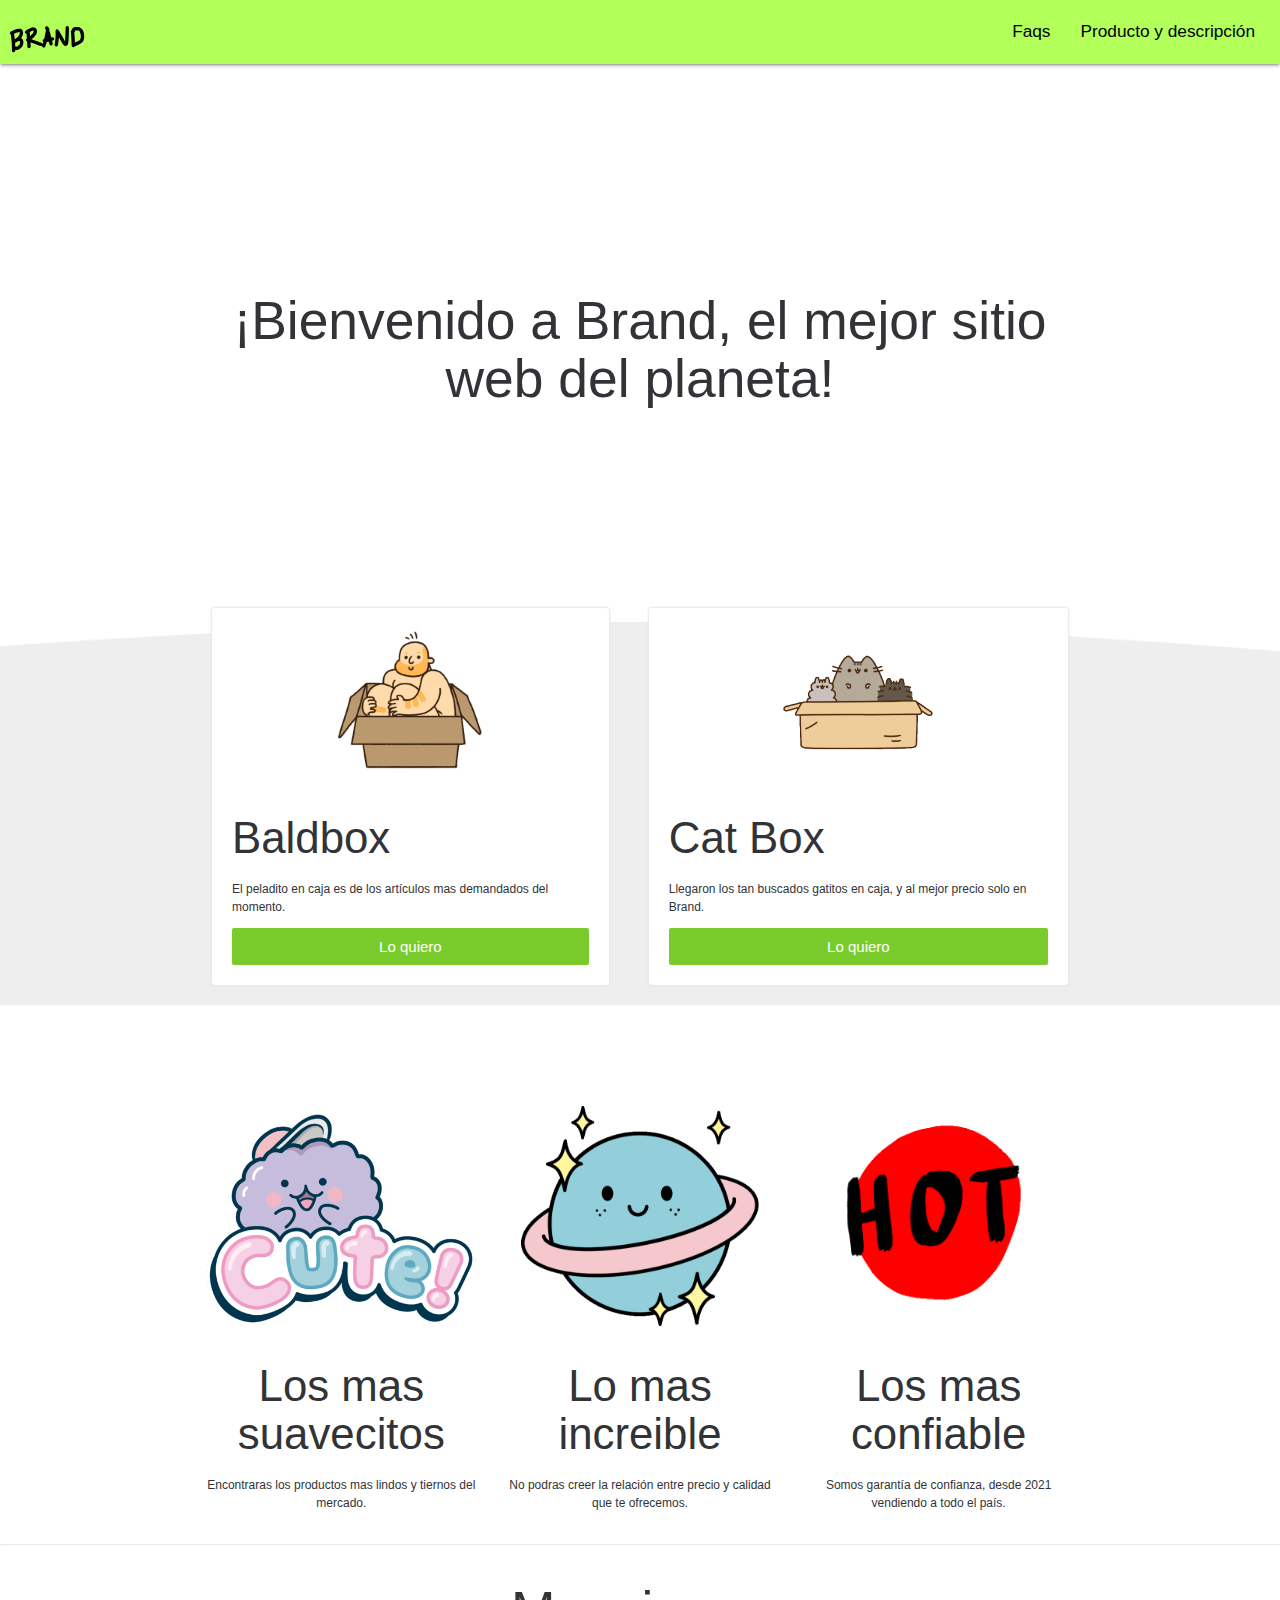
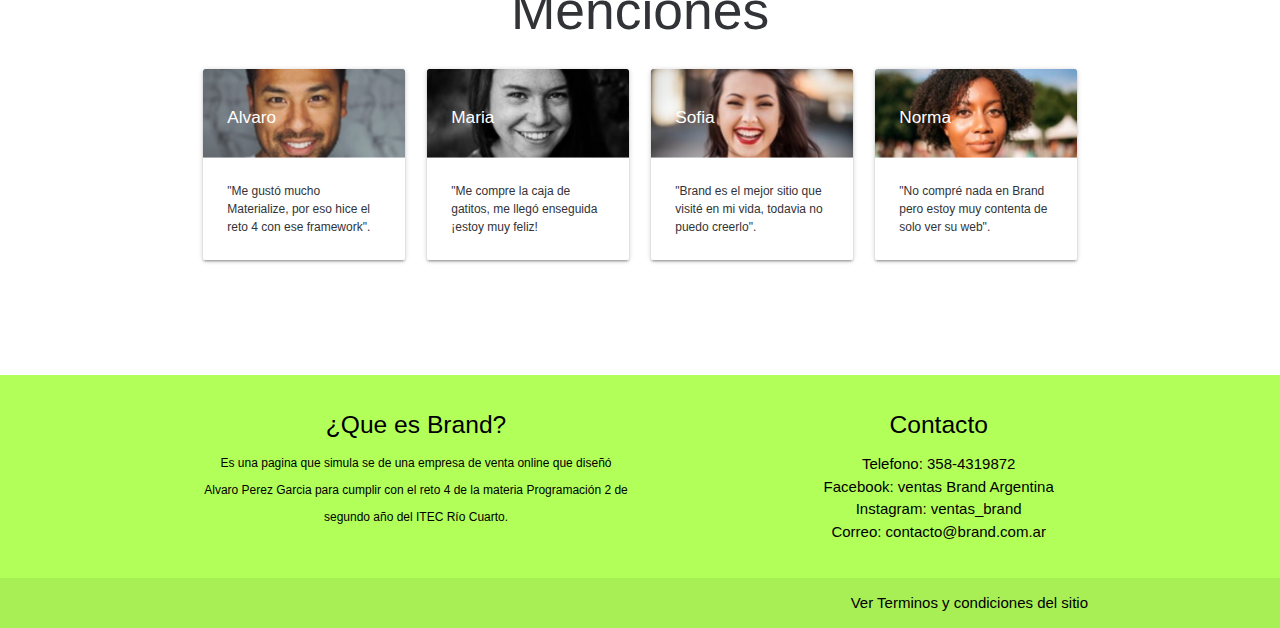
<file: index.html>
<!DOCTYPE html>
<html lang="en">
  <head>
    <meta charset="utf-8">
    <meta name="viewport" content="width=device-width, initial-scale=1.0"/>
    <meta name="description" content="Este es un sitio de producto genial">
    <link rel="stylesheet" href="css/grid.css">
    <link rel="stylesheet" href="css/animation.css">
    <link rel="stylesheet" href="css/normalize.css">
    <link rel="stylesheet" href="css/estilos.css">
    <link rel="stylesheet" href="css/mobile.css">
    <link rel="stylesheet" href="css/materialize.css">
    <link href="https://fonts.googleapis.com/icon?family=Material+Icons" rel="stylesheet">
    <title>Brand📦</title>

  </head> <!-- Cierra head -->
  
  
  <body>
   
    <nav class="fadeInDown light-green accent-2">
        <div class="nav-wrapper">
            <a href="#" data-target="mobile-demo" class="sidenav-trigger"><i class="material-icons">menu</i></a>
            <a href="index.html" class="brand-logo"><img src="images/logo.png" alt=""></a>
            <ul id="nav-mobile" class="right hide-on-med-and-down">
                <li><a class="black-text" href="faqs.html"><h6>Faqs</h6></a></li>
                <li><a class="black-text" href="producto.html"><h6>Producto y descripción</h6></a></li>
            </ul>
        </div>
    </nav>  
    <ul class="sidenav" id="mobile-demo">
        <li><a href="faqs.html">Faqs</a></li>
        <li><a href="producto.html">Productos</a></li>
      </ul>


      <h2 class="main_section fadeIn">
        ¡Bienvenido a Brand, el mejor sitio web del planeta!
      </h2>


      <!-- Inicio productos -->
      <div class="products marginb100">
        <div class="product fadeInUp">
          <div class="content">
            <div class="image-product">
              <img src="images/box1.png" alt="">
            </div>
            <h3>Baldbox</h3>
            <p>El peladito en caja es de los artículos mas demandados del momento.</p>
            <a href="error.html"><button class="main_btn">
              Lo quiero
            </button></a>
          </div>
        </div>
        <div class="product fadeInUp">
          <div class="content">
            <div class="image-product">
              <img src="images/box2.png" alt="">
            </div>
            <h3>Cat Box</h3>
            <p>Llegaron los tan buscados gatitos en caja, y al mejor precio solo en Brand.</p>
            <a href="compra.html"><button class="main_btn">
              Lo quiero
            </button></a>
          </div>
        </div>
      </div>

      <!-- Fin productos -->

    
      <div class="container">
        <div class="row">
          <div class="col l4 m12 s12">
            <div class="center-align"><img class = "responsive-img" src="images/b1.png" alt=""></div>
            <h3 class="center">Los mas suavecitos</h3>
            <p class="center">
              Encontraras los productos mas lindos y tiernos del mercado.
            </p>
            </div>
            <div class="col l4 m12 s12">
              <div class="center-align"><img class = "responsive-img" src="images/b2.png" alt=""></div>
              <h3 class="center">Lo mas increible</h3>
              <p class="center">
                No podras creer la relación entre precio y calidad que te ofrecemos.
              </p>
              </div>
              <div class="col l4 m12 s12">
                <div class="center-align"><img class = "responsive-img" src="images/b3.png" alt=""></div>
                <h3 class="center">Los mas confiable</h3>
                <p class="center">
                  Somos garantía de confianza, desde 2021 vendiendo a todo el país.
                </p>
                </div>
        </div>
      </div>

      <hr>

      <!-- Inicia menciones -->
      <h2 class="center-align">Menciones</h2>
      <div class="container">
      <div class="row">
          <div class="col s12">
            <div class="card">
              <div class="card-image">
                <img src="images/p1.png">
                <span class="card-title "><h6>Alvaro</h6></span>
              </div>
              <div class="card-content">
                <p>"Me gustó mucho Materialize, por eso hice el reto 4 con ese framework".</p>
              </div>
            </div>
          </div>
          <div class="col s12">
            <div class="card">
              <div class="card-image">
                <img src="images/p2.png">
                <span class="card-title "><h6>Maria</h6></span>
              </div>
              <div class="card-content">
                <p>"Me compre la caja de gatitos, me llegó enseguida ¡estoy muy feliz!</p>
              </div>
            </div>
          </div>
          <div class="col s12">
            <div class="card">
              <div class="card-image">
                <img src="images/p3.png">
                <span class="card-title "><h6>Sofia</h6></span>
              </div>
              <div class="card-content">
                <p>"Brand es el mejor sitio que visité en mi vida, todavia no puedo creerlo".</p>
              </div>
            </div>
          </div>
          <div class="col s12">
            <div class="card">
              <div class="card-image">
                <img src="images/p4.png">
                <span class="card-title "><h6>Norma</h6></span>
              </div>
              <div class="card-content">
                <p>"No compré nada en Brand pero estoy muy contenta de solo ver su web".</p>
              </div>
            </div>
          </div>
        </div>
      </div>
      <!-- Fin de menciones -->
</body>
      
    <!-- Inicio de footer -->
    <footer class="page-footer light-green accent-2 margint100">
      <div class="container">
        <div class="row">
          <div class="col l6 s12">
            <h5 class="black-text center-align">¿Que es Brand?
            <p class="black-text center-align">Es una pagina que simula se de una empresa de venta online que diseñó Alvaro Perez Garcia para cumplir con el reto 4 de la materia Programación 2 de segundo año del ITEC Río Cuarto.</p>
          </div>
          <div class="col l4 offset-l2 s12">
            <h5 class="black-text center-align">Contacto</h5>
            <ul>
              <li><div class="black-text center-align" href="#!">Telefono: 358-4319872</div></li>
              <li><div class="black-text center-align" href="#!">Facebook: ventas Brand Argentina</div></li>
              <li><div class="black-text center-align" href="#!">Instagram: ventas_brand</div></li>
              <li><div class="black-text center-align" href="#!">Correo: contacto@brand.com.ar</div></li>
            </ul>
          </div>
        </div>
      </div>
      <div class="footer-copyright">
        <div class="container">
          <a class="black-text right" href="terminos_condiciones.html">Ver Terminos y condiciones del sitio</div>
        </div>
      </div>
    </footer>
  <!-- Fin de Footer -->


  <script src="https://cdnjs.cloudflare.com/ajax/libs/materialize/1.0.0/js/materialize.min.js"></script>
  <script>
      document.addEventListener('DOMContentLoaded', function() {
        M.AutoInit();
      });
  </script>

</html> <!-- Cierra html -->
</file>
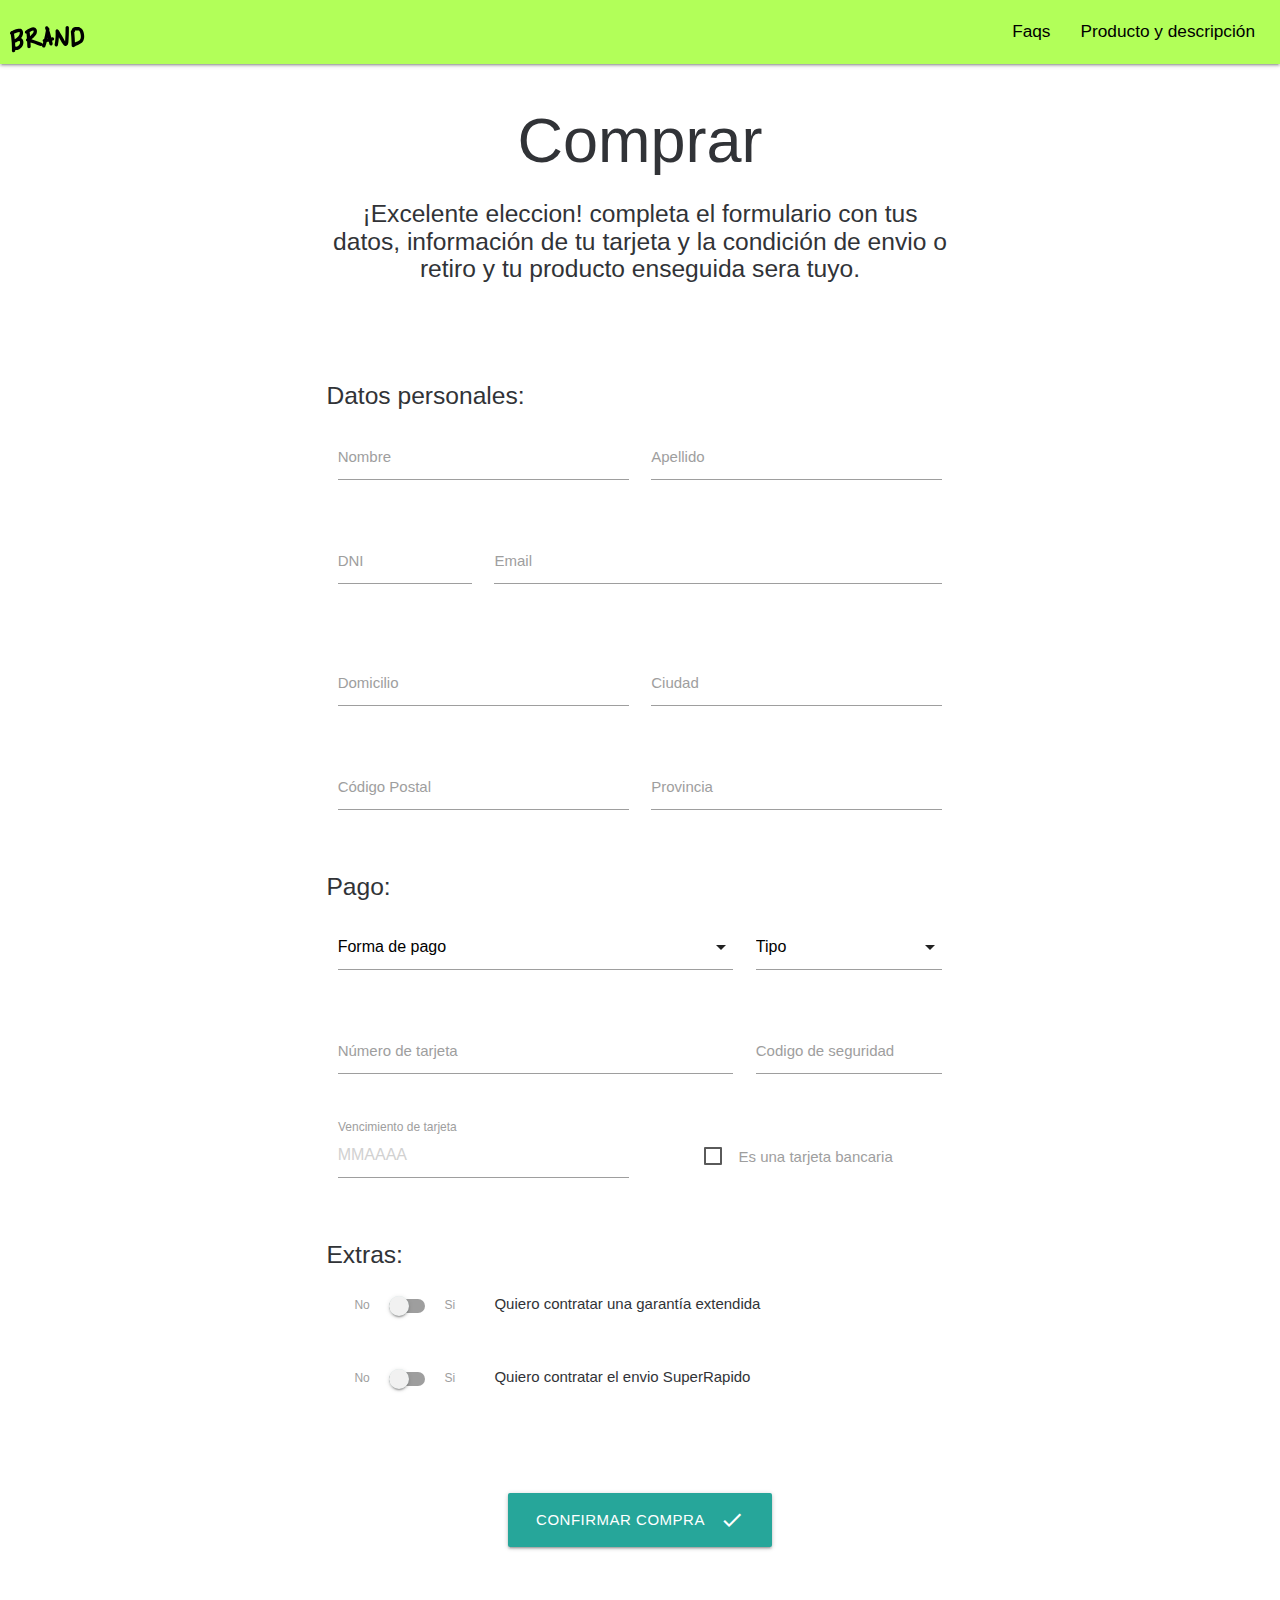
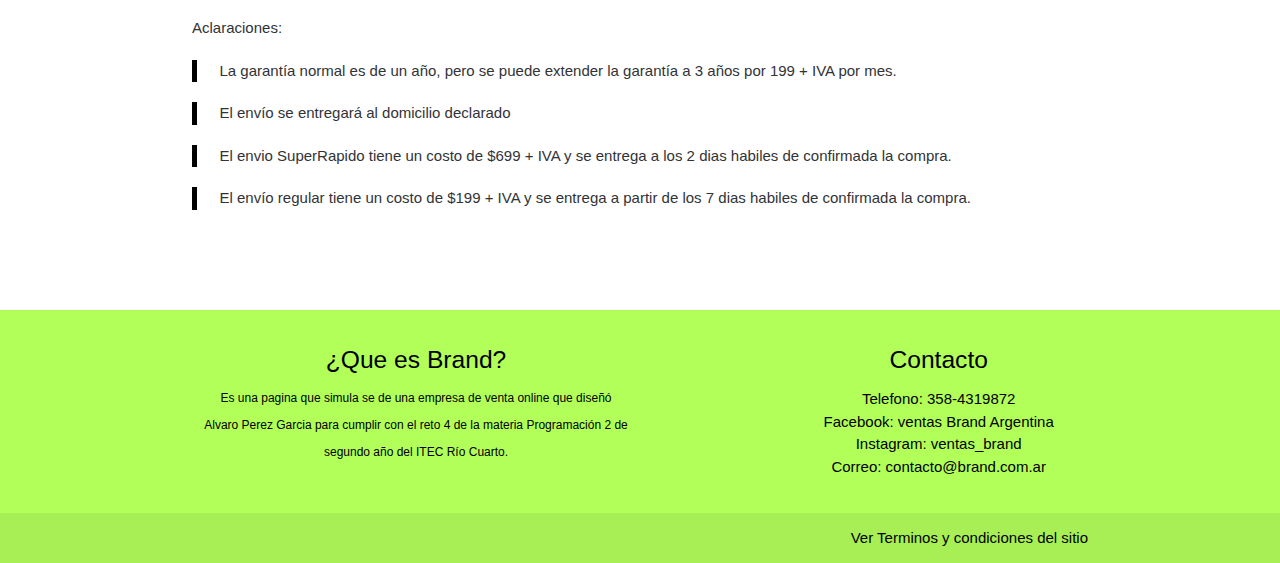
<file: compra.html>
<!DOCTYPE html>
<html lang="en">
  <head>
    <meta charset="utf-8">
    <meta name="description" content="Este es un sitio de producto genial">
    <meta name="viewport" content="width=device-width, initial-scale=1.0"/>
    <link rel="stylesheet" href="css/grid.css">
    <link rel="stylesheet" href="css/animation.css">
    <link rel="stylesheet" href="css/normalize.css">
    <link rel="stylesheet" href="css/estilos.css">
    <link rel="stylesheet" href="css/mobile.css">
    <link rel="stylesheet" href="css/materialize.css">
    <link href="https://fonts.googleapis.com/icon?family=Material+Icons" rel="stylesheet">
    <title>Brand📦</title>

  </head> <!-- Cierra head -->
  <body>
    
    <nav class="fadeInDown light-green accent-2">
        <div class="nav-wrapper">
            <a href="#" data-target="mobile-demo" class="sidenav-trigger"><i class="material-icons">menu</i></a>
            <a href="index.html" class="brand-logo"><img src="images/logo.png" alt=""></a>
            <ul id="nav-mobile" class="right hide-on-med-and-down">
                <li><a class="black-text" href="faqs.html"><h6>Faqs</h6></a></li>
                <li><a class="black-text" href="producto.html"><h6>Producto y descripción</h6></a></li>
            </ul>
        </div>
    </nav>  
    <ul class="sidenav" id="mobile-demo">
        <li><a href="faqs.html">Faqs</a></li>
        <li><a href="producto.html">Producto y descripción</a></li>
      </ul>


    <div class="container fadeIn">
      <h1 class="center-align">Comprar</h1>

    <div class="container fadeIn">
      <h5 class="center-align marginb100">¡Excelente eleccion! completa el formulario con tus datos, información de tu tarjeta y la condición de envio o retiro y tu producto enseguida sera tuyo.</h5>  
    </div>

    <div class="container fadeIn">
      <h5>Datos personales:</h5>  
      <div class="row">
        <form class="col s12">
          <div class="row">
            <div class="input-field col l6 m12 s12">
              <input id="first_name" type="text" class="validate">
              <label for="first_name">Nombre</label>
            </div>
            <div class="input-field col l6 m12 s12">
              <input id="last_name" type="text" class="validate">
              <label for="last_name">Apellido</label>
            </div>
          </div>
          <div class="row">
            <div class="input-field col l3 m12 s12">
              <input id="dni" type="text" class="validate">
              <label for="dni">DNI</label>
            </div>
            <div class="input-field col l9 m12 s12">
              <input id="email_inline" type="email" class="validate">
              <label for="email_inline">Email</label>
              <span class="helper-text" data-error="error en formato de correo electrónico" data-success="formato de correo electŕonico valido"></span>
            </div>
          </div>
          <div class="row">
            <div class="input-field col s12">
              <input id="domicilio" type="text" class="validate">
              <label for="domicilio">Domicilio</label>
            </div>
            <div class="input-field col s12">
              <input id="last_name" type="text" class="validate">
              <label for="last_name">Ciudad</label>
            </div>
          </div>
          <div class="row">
            <div class="input-field col s12">
              <input id="Codigo Postal" type="text" class="validate">
              <label for="codigo_postal">Código Postal</label>
            </div>
            <div class="input-field col s12">
              <input id="provincia" type="text" class="validate">
              <label for="provincia">Provincia</label>
            </div>
          </div>
          </div>
        </form>
      </div>

      <div class="container fadeIn">
        <h5>Pago:</h5>  
        <div class="row">
          <form class="col s12">
            <div class="row">
              <div class="input-field col l8 m12 s12">
                <select>
                  <option value="" disabled selected>Forma de pago</option>
                  <option value="1">Tarjeta de Debito</option>
                  <option value="2">Tarjeta de Credito</option>
                </select>
              </div>
              <div class="input-field col l4 m12 s12">
                <select>
                  <option value="" disabled selected>Tipo</option>
                  <option value="1">Visa</option>
                  <option value="2">Mastercard</option>
                  <option value="3">American Express</option>
                  <option value="4">Naranja</option>
                  <option value="5">Cabal</option>
                  <option value="6">Nativa</option>
                </select>
              </div>
            </div>
            <div class="row">
              <div class="input-field col l8 m12 s12">
                <input id="numero_tarjeta" type="text" class="validate">
                <label for="numero_tarjeta">Número de tarjeta</label>
              </div>
              <div class="input-field col l4 m12 s12">
                <input id="codigo_seguridad" type="text" class="validate">
                <label for="codigo_seguridad">Codigo de seguridad</label>
              </div>
            </div>
            <div class="row">
                <div class="input-field col l6 m12 s12">
                  <input placeholder="MMAAAA" id="first_name" type="text" class="validate">
                  <label for="first_name">Vencimiento de tarjeta</label>
                </div>
              <div class="input-field col l1 m12 s12">
              </div>
              <div class="input-field col l5 m12 s12">
                <p>
                  <label>
                    <input type="checkbox" />
                    <span>Es una tarjeta bancaria</span>
                  </label>
                </p>
              </div>
            </div>
            </div>
          </form>
      </div>     
      
      <div class="container fadeIn">
        <h5>Extras:</h5>
        <div class="row">
          <form class="col s12">
            <div class="row">
              <div class="input-field col l3 center-align">
                <div class="switch">
                  <label>
                    No
                    <input type="checkbox">
                    <span class="lever"></span>
                    Si
                  </label>
                </div>
              </div>
              <div class="input-field col s9">
                Quiero contratar una garantía extendida
              </div>
            </div>
            <div class="row">
              <div class="input-field col l3 center-align">
                <div class="switch">
                  <label>
                    No
                    <input type="checkbox">
                    <span class="lever"></span>
                    Si
                  </label>
                </div>
              </div>
              <div class="input-field col s9">
                Quiero contratar el envio SuperRapido
              </div>
            </div>
            </div>
            <div class="row">
              <div class="col s12">
              <div class="center-align marginb50"><a href="compra_exitosa.html" class="waves-effect waves-light btn-large center"><i class="material-icons right">done</i>CONFIRMAR COMPRA</a>
          </div>
          </div>
        </div>
          </form>
        </div>
    </div>

    <div class="container fadeIn">
    Aclaraciones:
    <blockquote >
      La garantía normal es de un año, pero se puede extender la garantía a 3 años por 199 + IVA por mes.
    </blockquote>
    <blockquote>
      El envío se entregará al domicilio declarado
    </blockquote>
    <blockquote >
      El envio SuperRapido tiene un costo de $699 + IVA y se entrega a los 2 dias habiles de confirmada la compra. 
    </blockquote>
    <blockquote >
      El envío regular tiene un costo de $199 + IVA y se entrega a partir de los 7 dias habiles de confirmada la compra. 
    </blockquote>
   </div>
  <body>


    <!-- Inicio de footer -->
    <footer class="page-footer light-green accent-2 margint100">
      <div class="container">
        <div class="row">
          <div class="col l6 s12">
            <h5 class="black-text center-align">¿Que es Brand?
            <p class="black-text center-align">Es una pagina que simula se de una empresa de venta online que diseñó Alvaro Perez Garcia para cumplir con el reto 4 de la materia Programación 2 de segundo año del ITEC Río Cuarto.</p>
          </div>
          <div class="col l4 offset-l2 s12">
            <h5 class="black-text center-align">Contacto</h5>
            <ul>
              <li><div class="black-text center-align" href="#!">Telefono: 358-4319872</div></li>
              <li><div class="black-text center-align" href="#!">Facebook: ventas Brand Argentina</div></li>
              <li><div class="black-text center-align" href="#!">Instagram: ventas_brand</div></li>
              <li><div class="black-text center-align" href="#!">Correo: contacto@brand.com.ar</div></li>
            </ul>
          </div>
        </div>
      </div>
      <div class="footer-copyright">
        <div class="container">
          <a class="black-text right" href="terminos_condiciones.html">Ver Terminos y condiciones del sitio</div>
        </div>
      </div>
    </footer>
  <!-- Fin de Footer -->


    <script src="https://cdnjs.cloudflare.com/ajax/libs/materialize/1.0.0/js/materialize.min.js"></script>
    <script>
        document.addEventListener('DOMContentLoaded', function() {
          M.AutoInit();
        });

    </script>

  </html> <!-- Cierra html -->
</file>
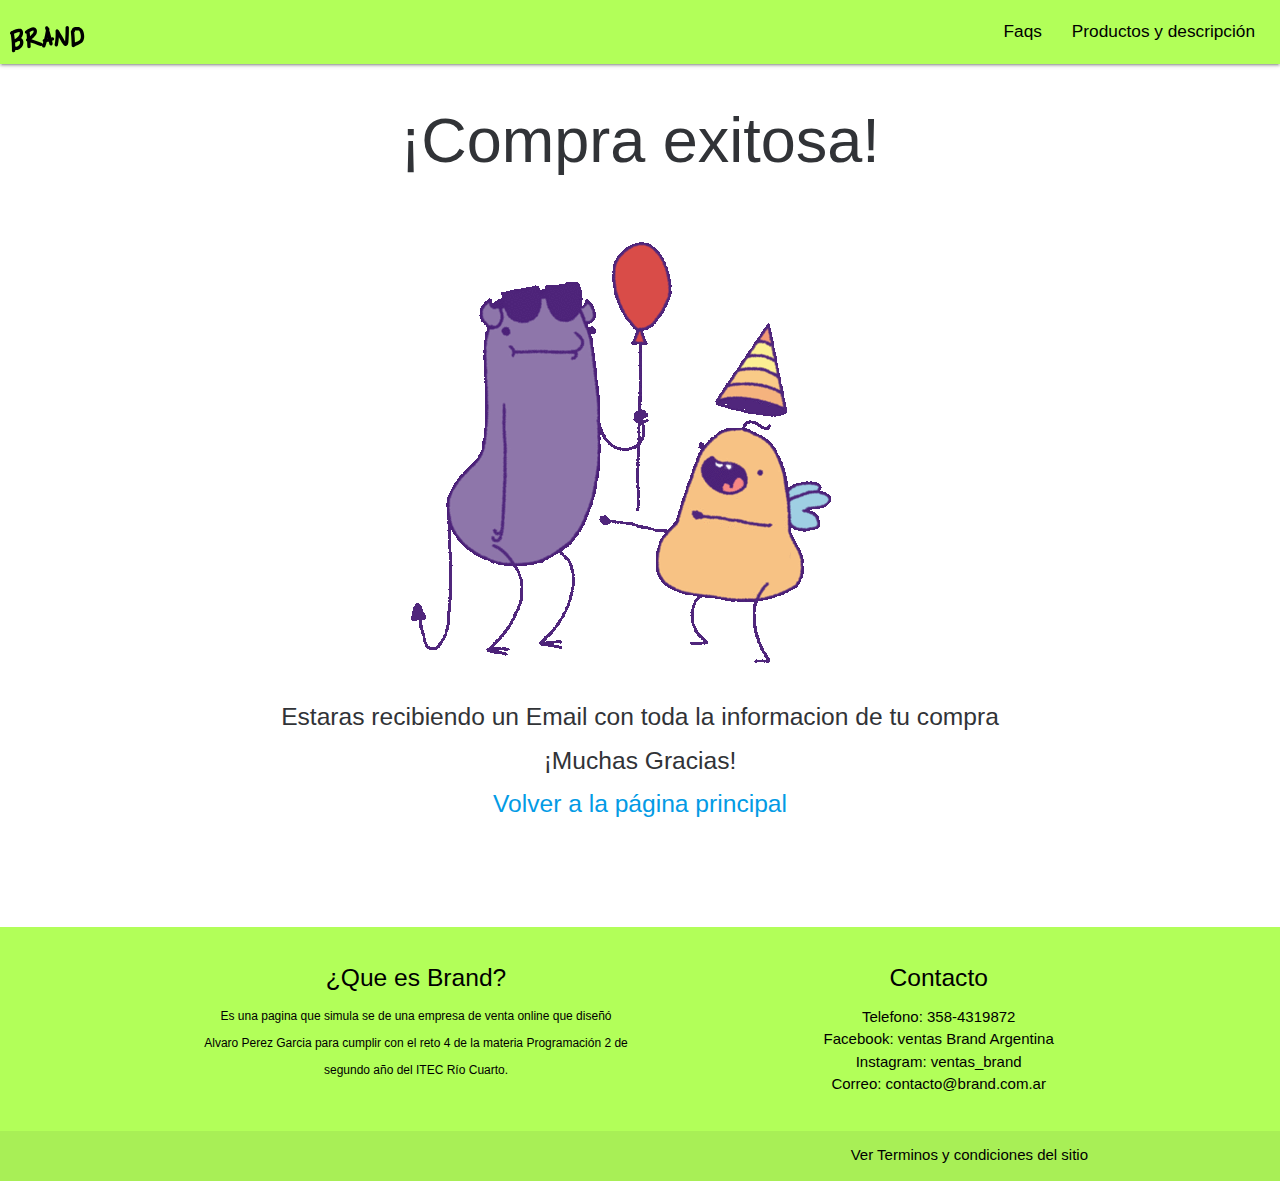
<file: compra_exitosa.html>
<!DOCTYPE html>
<html lang="en">
  <head>
    <meta charset="utf-8">
    <meta name="description" content="Este es un sitio de producto genial">
    <meta name="viewport" content="width=device-width, initial-scale=1.0"/>
    <link rel="stylesheet" href="css/grid.css">
    <link rel="stylesheet" href="css/animation.css">
    <link rel="stylesheet" href="css/normalize.css">
    <link rel="stylesheet" href="css/estilos.css">
    <link rel="stylesheet" href="css/mobile.css">
    <link rel="stylesheet" href="css/materialize.css">
    <link href="https://fonts.googleapis.com/icon?family=Material+Icons" rel="stylesheet">
    <title>Brand📦</title>

  </head> <!-- Cierra head -->
  
  <body>
  <nav class="fadeInDown light-green accent-2">
    <div class="nav-wrapper">
        <a href="#" data-target="mobile-demo" class="sidenav-trigger"><i class="material-icons">menu</i></a>
        <a href="index.html" class="brand-logo"><img src="images/logo.png" alt=""></a>
        <ul id="nav-mobile" class="right hide-on-med-and-down">
            <li><a class="black-text" href="faqs.html"><h6>Faqs</h6></a></li>
            <li><a class="black-text" href="producto.html"><h6>Productos y descripción</h6></a></li>
        </ul>
      </div>
  </nav>  
  <ul class="sidenav" id="mobile-demo">
      <li><a href="faqs.html">Faqs</a></li>
      <li><a href="producto.html">Producto y descripción</a></li>
    </ul>


  <div class="container fadeIn">
    <div class="row">
    <div class="col l12 s12">
    <h1 class="center-align">¡Compra exitosa!</h1>
    <div class="center-align"><img class=" responsive-img" src="images/yay.gif"></div>
    <h5 class="center-align">Estaras recibiendo un Email con toda la informacion de tu compra</h5>
    <h5 class="center-align">¡Muchas Gracias!</h5>  
    <h5 class="center-align"><a href="index.html">Volver a la página principal</a></h5>
  </div>
    </div>
  </div>

  </body>

    <!-- Inicio de footer -->
    <footer class="page-footer light-green accent-2 margint100">
      <div class="container">
        <div class="row">
          <div class="col l6 s12">
            <h5 class="black-text center-align">¿Que es Brand?
            <p class="black-text center-align">Es una pagina que simula se de una empresa de venta online que diseñó Alvaro Perez Garcia para cumplir con el reto 4 de la materia Programación 2 de segundo año del ITEC Río Cuarto.</p>
          </div>
          <div class="col l4 offset-l2 s12">
            <h5 class="black-text center-align">Contacto</h5>
            <ul>
              <li><div class="black-text center-align" href="#!">Telefono: 358-4319872</div></li>
              <li><div class="black-text center-align" href="#!">Facebook: ventas Brand Argentina</div></li>
              <li><div class="black-text center-align" href="#!">Instagram: ventas_brand</div></li>
              <li><div class="black-text center-align" href="#!">Correo: contacto@brand.com.ar</div></li>
            </ul>
          </div>
        </div>
      </div>
      <div class="footer-copyright">
        <div class="container">
          <a class="black-text right" href="terminos_condiciones.html">Ver Terminos y condiciones del sitio</div>
        </div>
      </div>
    </footer>
  <!-- Fin de Footer -->

    <script src="https://cdnjs.cloudflare.com/ajax/libs/materialize/1.0.0/js/materialize.min.js"></script>
    <script>
        document.addEventListener('DOMContentLoaded', function() {
          M.AutoInit();
        });
    </script>

  </html> <!-- Cierra html -->
</file>
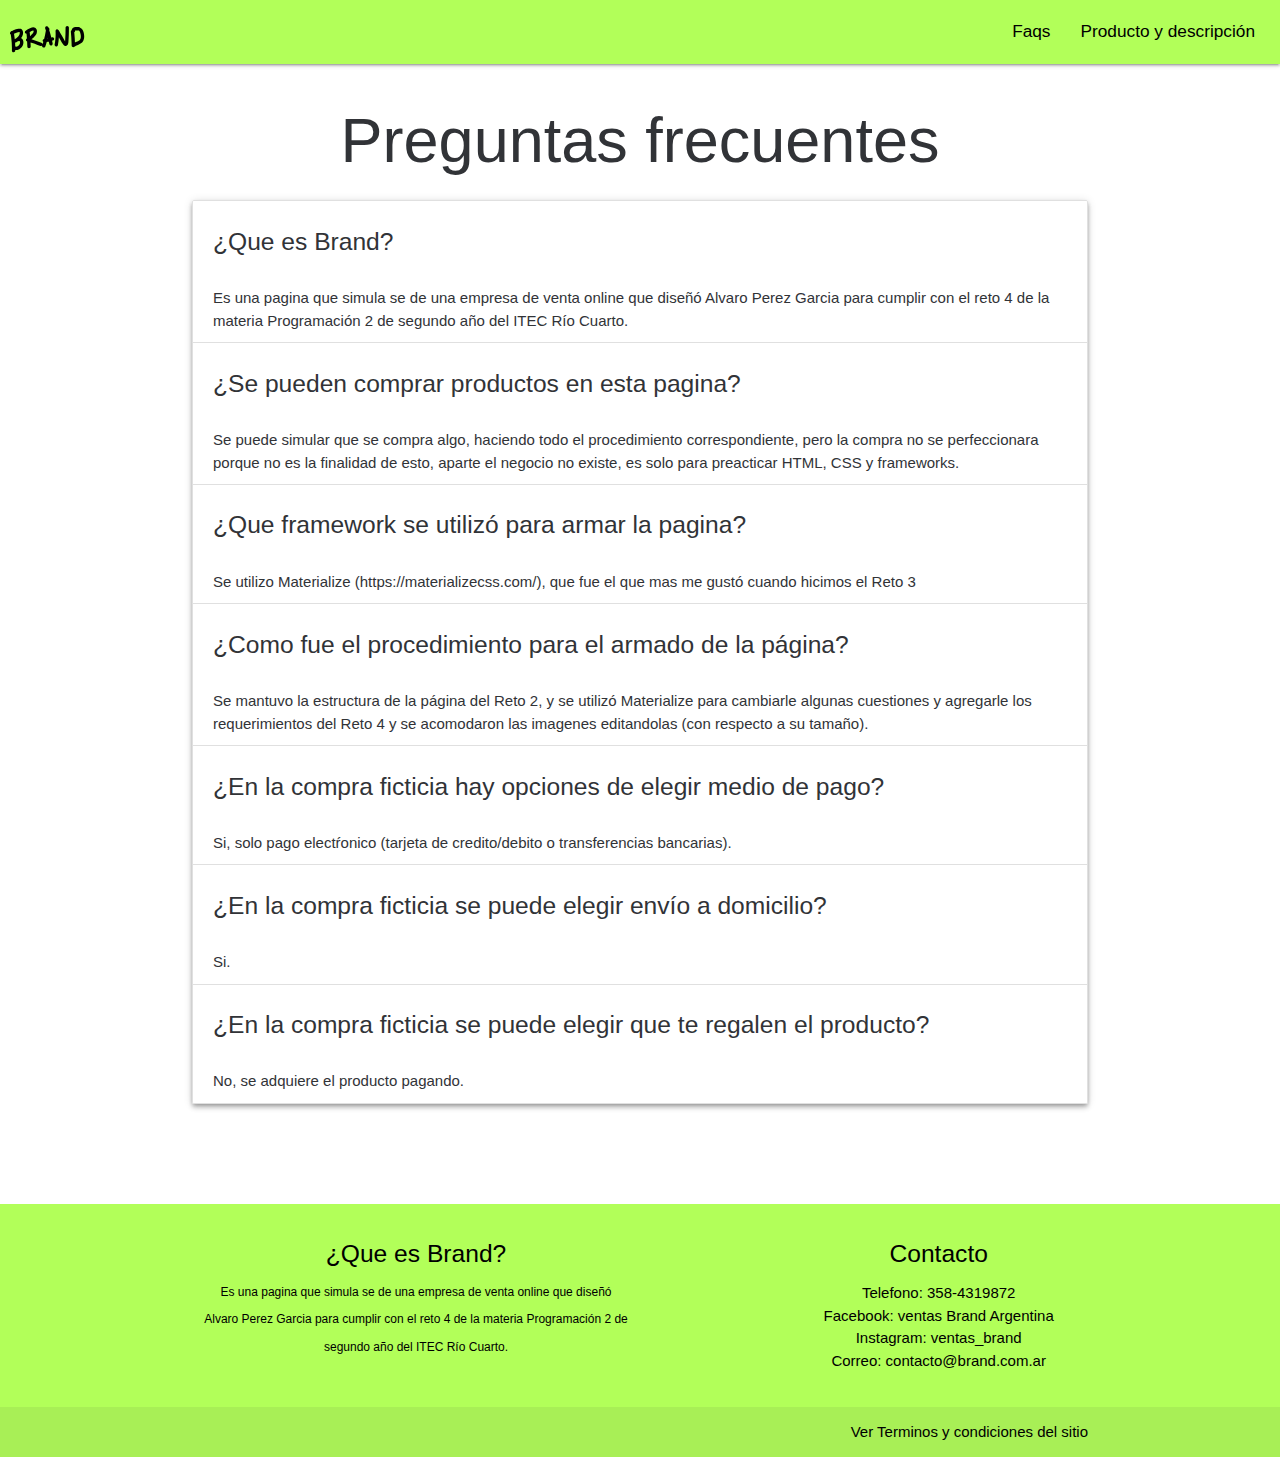
<file: faqs.html>
<!DOCTYPE html>
<html lang="en">
  <head>
    <meta charset="utf-8">
    <meta name="viewport" content="width=device-width, initial-scale=1.0"/>
    <meta name="description" content="Este es un sitio de producto genial">
    <link rel="stylesheet" href="css/grid.css">
    <link rel="stylesheet" href="css/animation.css">
    <link rel="stylesheet" href="css/normalize.css">
    <link rel="stylesheet" href="css/estilos.css">
    <link rel="stylesheet" href="css/mobile.css">
    <link rel="stylesheet" href="css/materialize.css">
    <link href="https://fonts.googleapis.com/icon?family=Material+Icons" rel="stylesheet">
    <title>Brand📦</title>

  </head> <!-- Cierra head -->
  <body>
    
    <nav class="fadeInDown light-green accent-2">
        <div class="nav-wrapper">
            <a href="#" data-target="mobile-demo" class="sidenav-trigger"><i class="material-icons">menu</i></a>
            <a href="index.html" class="brand-logo"><img src="images/logo.png" alt=""></a>
            <ul id="nav-mobile" class="right hide-on-med-and-down">
                <li><a class="black-text" href="faqs.html"><h6>Faqs</h6></a></li>
                <li><a class="black-text" href="producto.html"><h6>Producto y descripción</h6></a></li>
            </ul>
        </div>
    </nav>  
    <ul class="sidenav" id="mobile-demo">
        <li><a href="faqs.html">Faqs</a></li>
        <li><a href="producto.html">Producto y descripción</a></li>
      </ul>


    <div class="container fadeIn">
      <h1 class="center">Preguntas frecuentes</h1>


        <div>
          <ul class="collection z-depth-2 fadeIn">
            <li class="collection-item"><h5>¿Que es Brand?</h5> <br> Es una pagina que simula se de una empresa de venta online que diseñó Alvaro Perez Garcia para cumplir con el reto 4 de la materia Programación 2 de segundo año del ITEC Río Cuarto.</li>
            <li class="collection-item"><h5>¿Se pueden comprar productos en esta pagina?</h5> <br> Se puede simular que se compra algo, haciendo todo el procedimiento correspondiente, pero la compra no se perfeccionara porque no es la finalidad de esto, aparte el negocio no existe, es solo para preacticar HTML, CSS y frameworks.</li>
            <li class="collection-item"><h5>¿Que framework se utilizó para armar la pagina?</h5> <br>Se utilizo Materialize (https://materializecss.com/), que fue el que mas me gustó cuando hicimos el Reto 3 </li>
            <li class="collection-item"><h5>¿Como fue el procedimiento para el armado de la página?</h5> <br>Se mantuvo la estructura de la página del Reto 2, y se utilizó Materialize para cambiarle algunas cuestiones y agregarle los requerimientos del Reto 4 y se acomodaron las imagenes editandolas (con respecto a su tamaño).</li></li>
            <li class="collection-item"><h5>¿En la compra ficticia hay opciones de elegir medio de pago?</h5> <br>Si, solo pago electŕonico (tarjeta de credito/debito o transferencias bancarias).</li>
            <li class="collection-item"><h5>¿En la compra ficticia se puede elegir envío a domicilio?</h5> <br>Si.</li>
            <li class="collection-item"><h5>¿En la compra ficticia se puede elegir que te regalen el producto?</h5> <br>No, se adquiere el producto pagando.</li>
            </li>
          </ul>


    </div>
  </div>



  </body>

      <!-- Fin de menciones -->
    <!-- Inicio de footer -->
    <footer class="page-footer light-green accent-2 margint100">
      <div class="container">
        <div class="row">
          <div class="col l6 s12">
            <h5 class="black-text center-align">¿Que es Brand?
            <p class="black-text center-align">Es una pagina que simula se de una empresa de venta online que diseñó Alvaro Perez Garcia para cumplir con el reto 4 de la materia Programación 2 de segundo año del ITEC Río Cuarto.</p>
          </div>
          <div class="col l4 offset-l2 s12">
            <h5 class="black-text center-align">Contacto</h5>
            <ul>
              <li><div class="black-text center-align" href="#!">Telefono: 358-4319872</div></li>
              <li><div class="black-text center-align" href="#!">Facebook: ventas Brand Argentina</div></li>
              <li><div class="black-text center-align" href="#!">Instagram: ventas_brand</div></li>
              <li><div class="black-text center-align" href="#!">Correo: contacto@brand.com.ar</div></li>
            </ul>
          </div>
        </div>
      </div>
      <div class="footer-copyright">
        <div class="container">
          <a class="black-text right" href="terminos_condiciones.html">Ver Terminos y condiciones del sitio</div>
        </div>
      </div>
    </footer>
  <!-- Fin de Footer -->


    <script src="https://cdnjs.cloudflare.com/ajax/libs/materialize/1.0.0/js/materialize.min.js"></script>
    <script>
        document.addEventListener('DOMContentLoaded', function() {
          M.AutoInit();
        });
    </script>

  </html> <!-- Cierra html -->
</file>
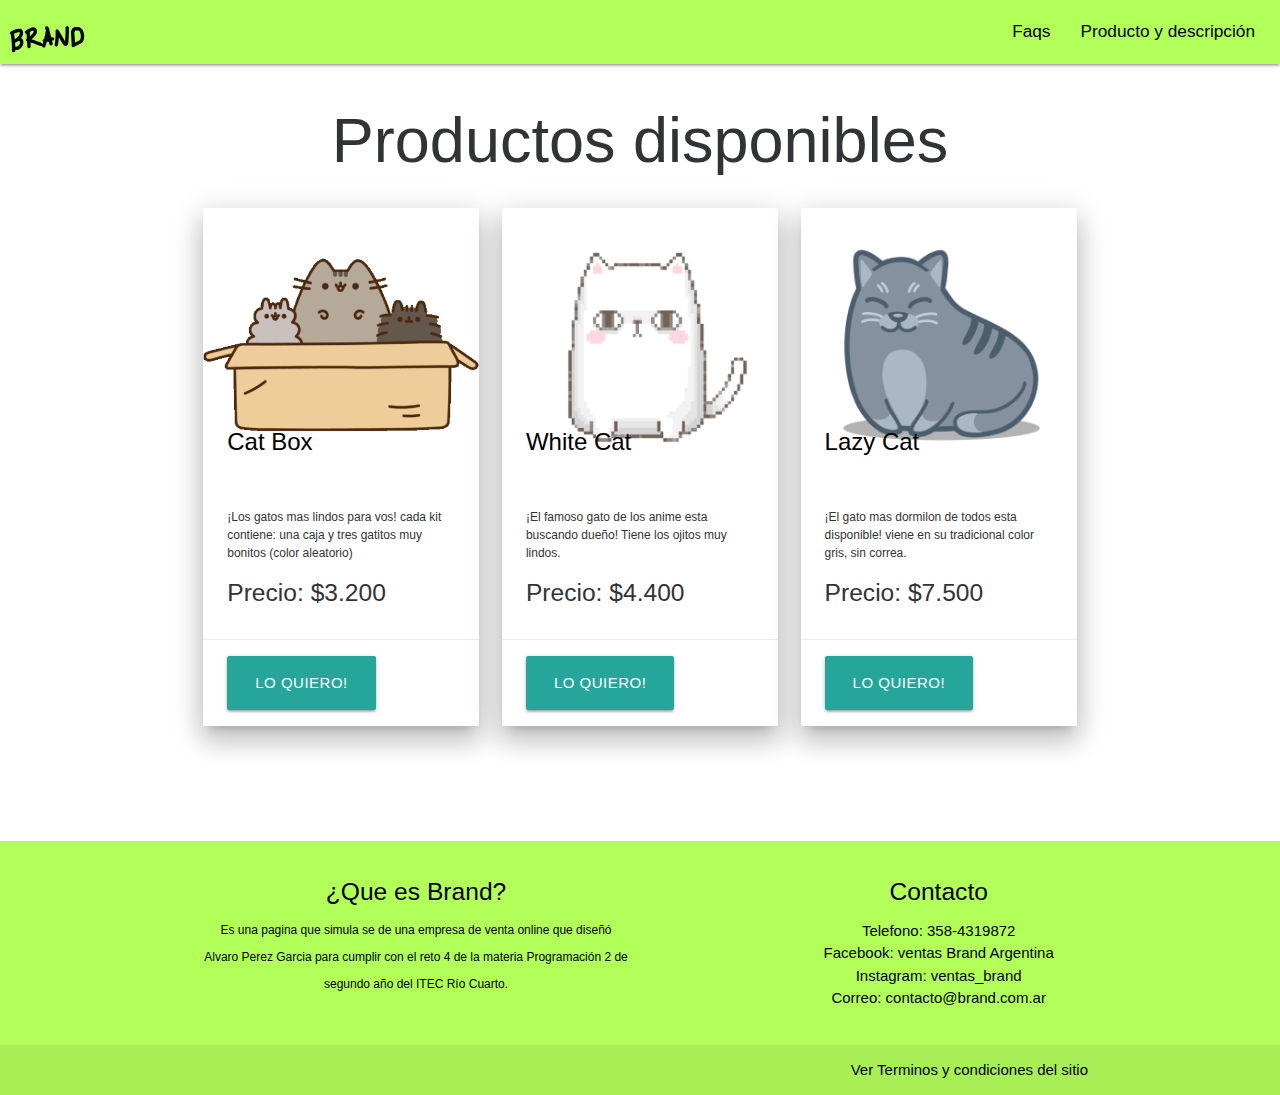
<file: producto.html>
<!DOCTYPE html>
<html lang="en">
  <head>
    <meta charset="utf-8">
    <meta name="viewport" content="width=device-width, initial-scale=1.0"/>
    <meta name="description" content="Este es un sitio de producto genial">
    <link rel="stylesheet" href="css/grid.css">
    <link rel="stylesheet" href="css/animation.css">
    <link rel="stylesheet" href="css/normalize.css">
    <link rel="stylesheet" href="css/estilos.css">
    <link rel="stylesheet" href="css/mobile.css">
    <link rel="stylesheet" href="css/materialize.css">
    <link href="https://fonts.googleapis.com/icon?family=Material+Icons" rel="stylesheet">
    <title>Brand📦</title>

  </head> <!-- Cierra head -->
  <body>
    
    <nav class="fadeInDown light-green accent-2">
        <div class="nav-wrapper">
            <a href="#" data-target="mobile-demo" class="sidenav-trigger"><i class="material-icons">menu</i></a>
            <a href="index.html" class="brand-logo"><img src="images/logo.png" alt=""></a>
            <ul id="nav-mobile" class="right hide-on-med-and-down">
                <li><a class="black-text" href="faqs.html"><h6>Faqs</h6></a></li>
                <li><a class="black-text" href="producto.html"><h6>Producto y descripción</h6></a></li>
            </ul>
        </div>
    </nav>  

    <ul class="sidenav" id="mobile-demo">
        <li><a href="faqs.html">Faqs</a></li>
        <li><a href="producto.html">Producto y descripción</a></li>
      </ul>


    <div class="container fadeIn">
      <h1 class="center-align fadeIn">Productos disponibles</h1>

      <div class="row">
        <div class="col s12 m12 l4">
          <div class="card hoverable z-depth-4 fadeIn">
            <div class="card-image">
              <img class="responsive-img" src="images/ben1.png">
              <span class="card-title black-text">Cat Box</span>
            </div>
            <div class="card-content">
              <p>¡Los gatos mas lindos para vos! cada kit contiene: una caja y tres gatitos muy bonitos (color aleatorio)
              <h5>Precio: $3.200</h5></p>
            </div>
            <div class="card-action">
              <a href="compra.html" class="waves-effect waves-light btn-large">Lo quiero!</a>
            </div>
          </div>
        </div>
        <div class="col s12 m12 l4">
          <div class="card hoverable z-depth-4 fadeIn">
            <div class="card-image">
              <img class="responsive-img" src="images/ben2.png">
              <span class="card-title black-text">White Cat</span>
            </div>
            <div class="card-content">
              <p>¡El famoso gato de los anime esta buscando dueño! Tiene los ojitos muy lindos.
                <h5>Precio: $4.400</h5></p>
            </div>
            <div class="card-action">
              <a href="compra.html" class="waves-effect waves-light btn-large">Lo quiero!</a>
            </div>
          </div>
        </div>
        <div class="col s12 m12 l4">
          <div class="card hoverable z-depth-4 fadeIn">
            <div class="card-image">
              <img class="responsive-img" src="images/ben3.png">
              <span class="card-title black-text">Lazy Cat</span>
            </div>
            <div class="card-content">
              <p>¡El gato mas dormilon de todos esta disponible! viene en su tradicional color gris, sin correa.
                <h5>Precio: $7.500</h5></p>
            </div>
            <div class="card-action">
              <a href="compra.html" class="waves-effect waves-light btn-large">Lo quiero!</a>
            </div>
          </div>
        </div>
      </div>  
    </div>
  </body>


      <!-- Inicio de footer -->
    <footer class="page-footer light-green accent-2 margint100">
      <div class="container">
        <div class="row">
          <div class="col l6 s12">
            <h5 class="black-text center-align">¿Que es Brand?
            <p class="black-text center-align">Es una pagina que simula se de una empresa de venta online que diseñó Alvaro Perez Garcia para cumplir con el reto 4 de la materia Programación 2 de segundo año del ITEC Río Cuarto.</p>
          </div>
          <div class="col l4 offset-l2 s12">
            <h5 class="black-text center-align">Contacto</h5>
            <ul>
              <li><div class="black-text center-align" href="#!">Telefono: 358-4319872</div></li>
              <li><div class="black-text center-align" href="#!">Facebook: ventas Brand Argentina</div></li>
              <li><div class="black-text center-align" href="#!">Instagram: ventas_brand</div></li>
              <li><div class="black-text center-align" href="#!">Correo: contacto@brand.com.ar</div></li>
            </ul>
          </div>
        </div>
      </div>
      <div class="footer-copyright">
        <div class="container">
          <a class="black-text right" href="terminos_condiciones.html">Ver Terminos y condiciones del sitio</div>
        </div>
      </div>
    </footer>
  <!-- Fin de Footer -->


    <script src="https://cdnjs.cloudflare.com/ajax/libs/materialize/1.0.0/js/materialize.min.js"></script>
    <script>
        document.addEventListener('DOMContentLoaded', function() {
          M.AutoInit();
        });
    </script>

  </html> <!-- Cierra html -->
</file>
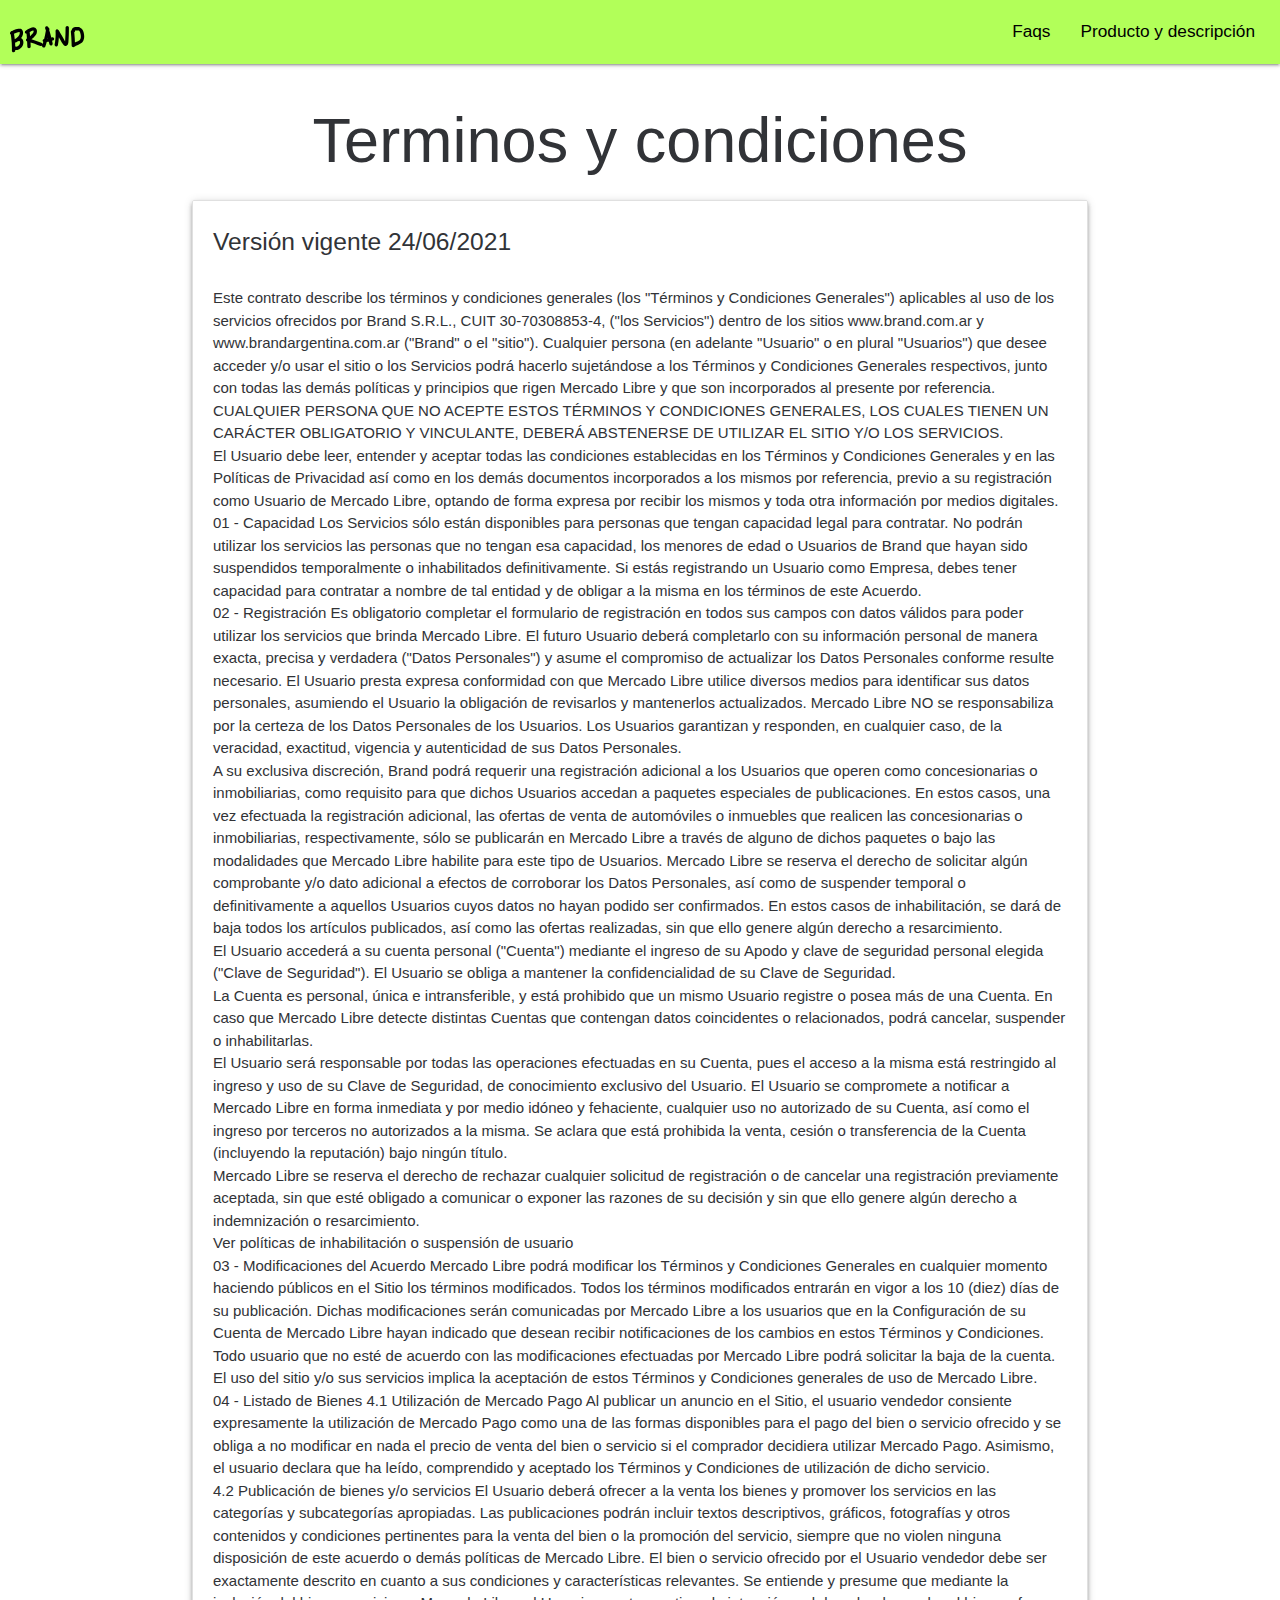
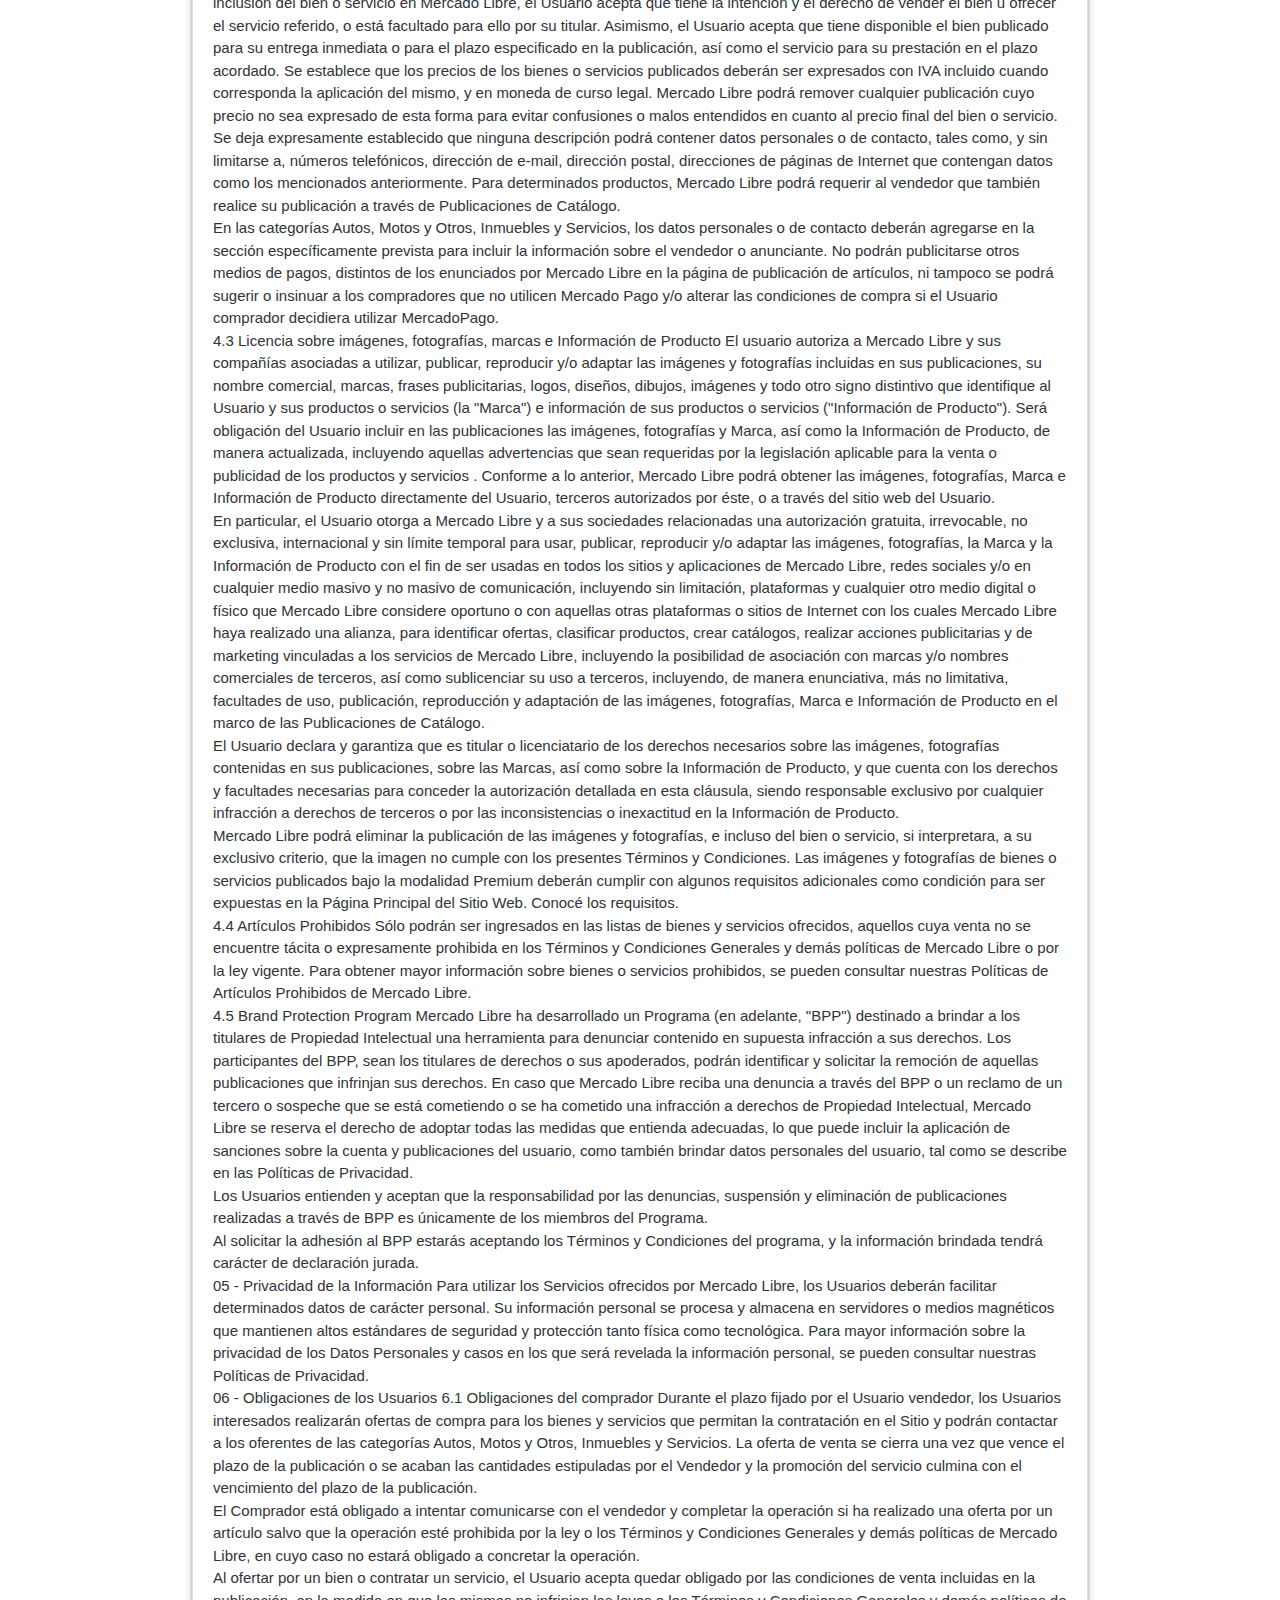
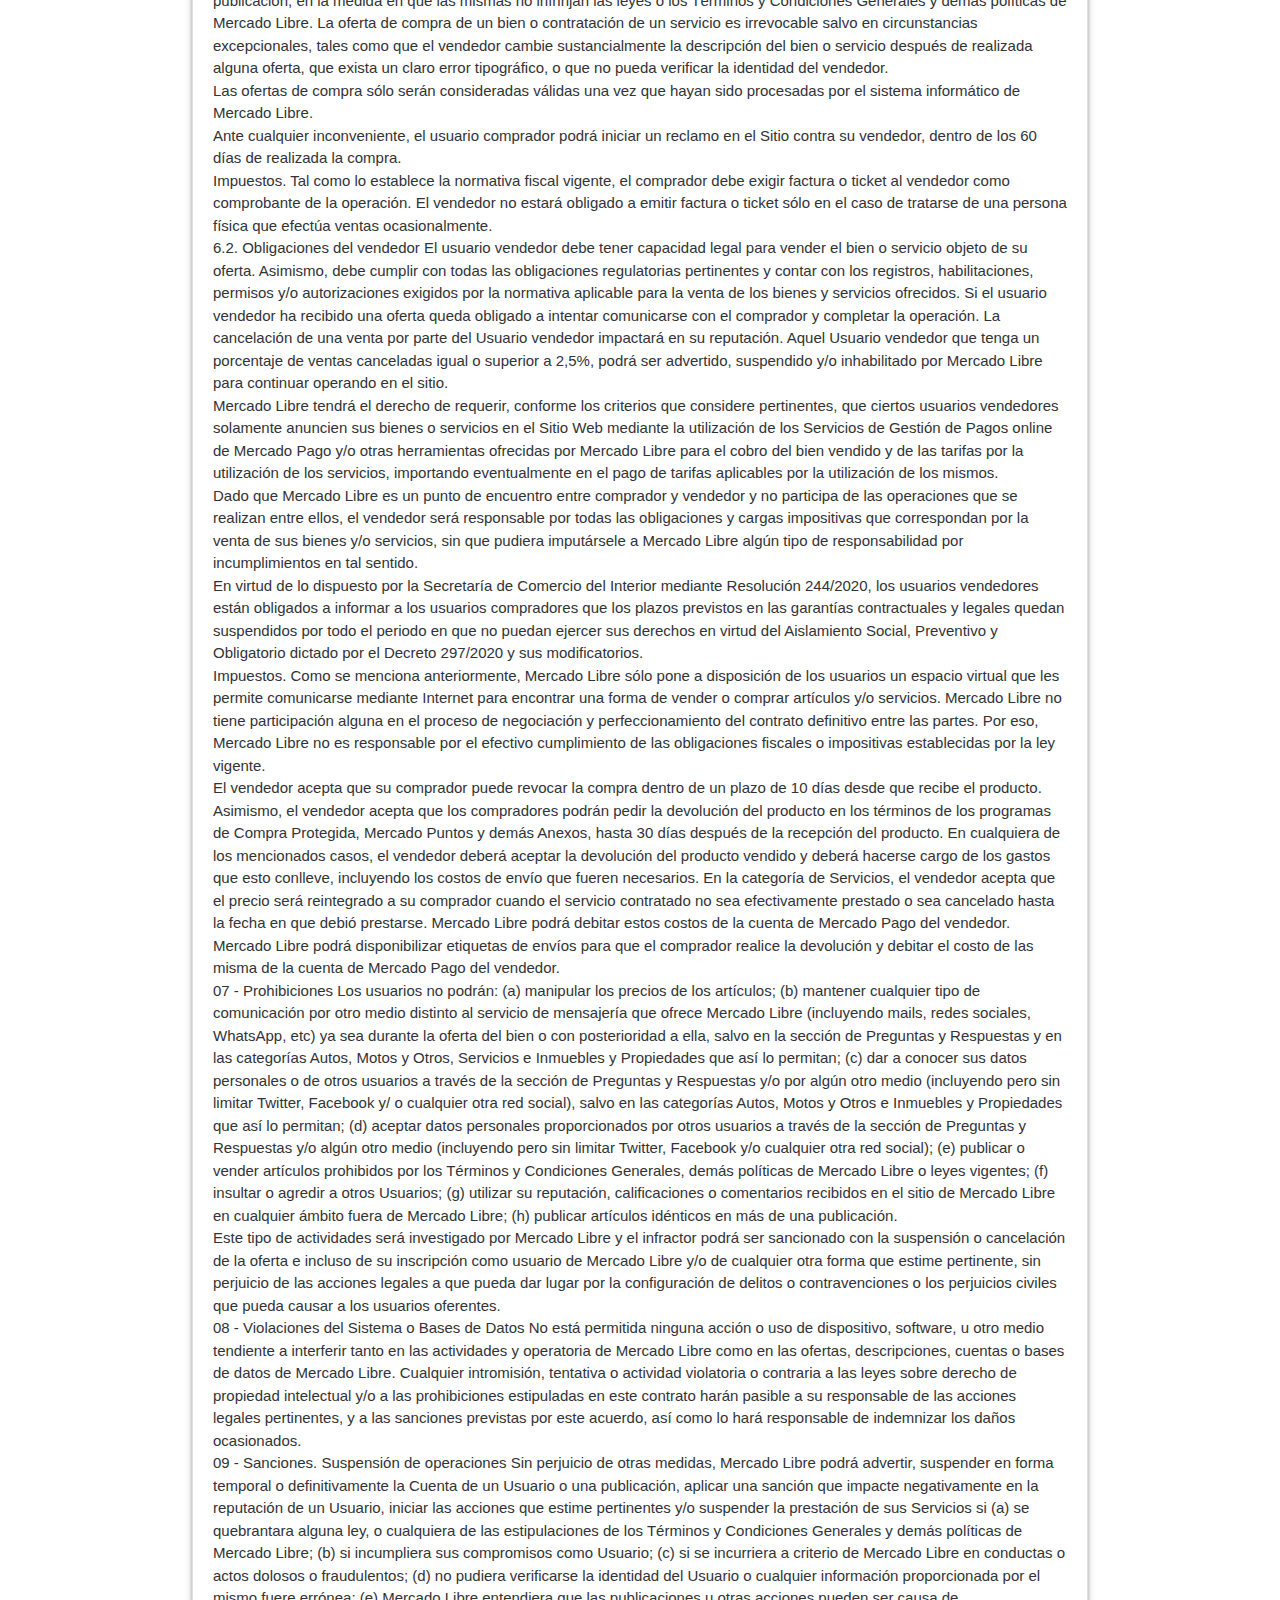
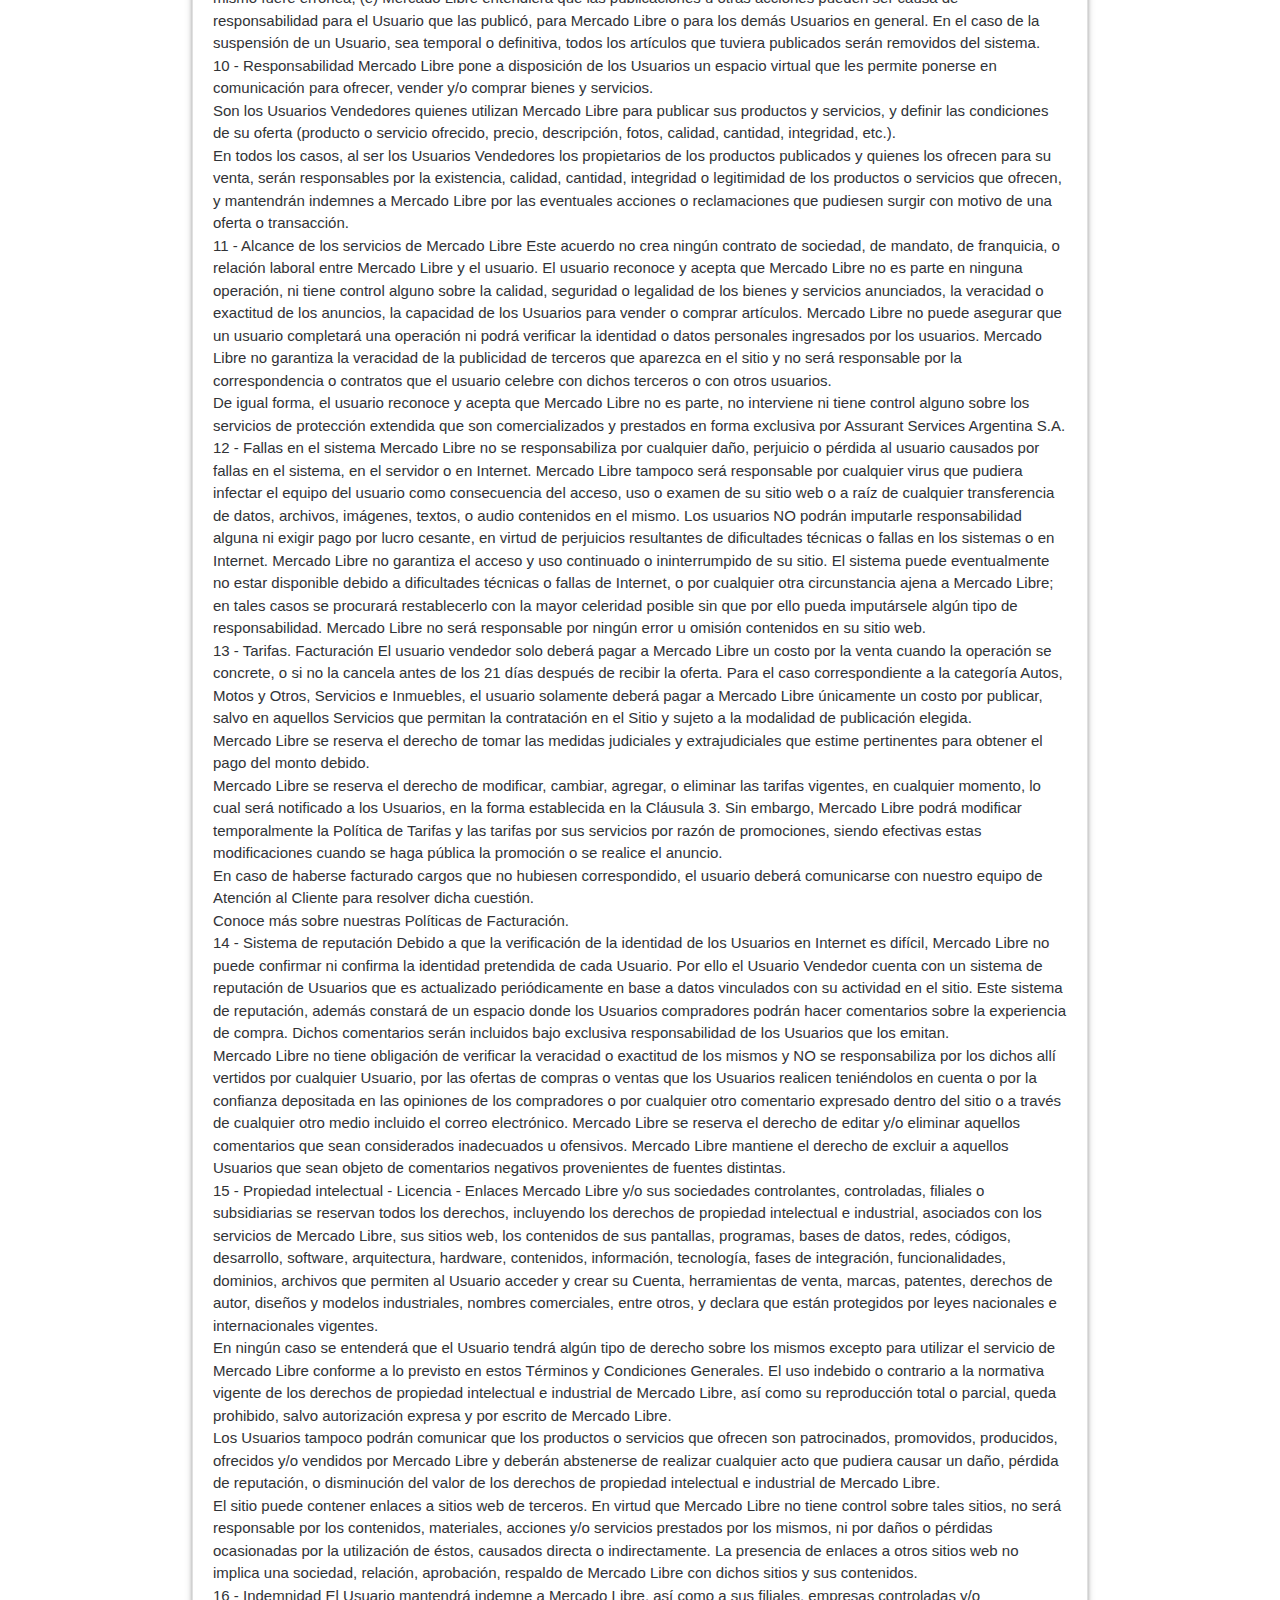
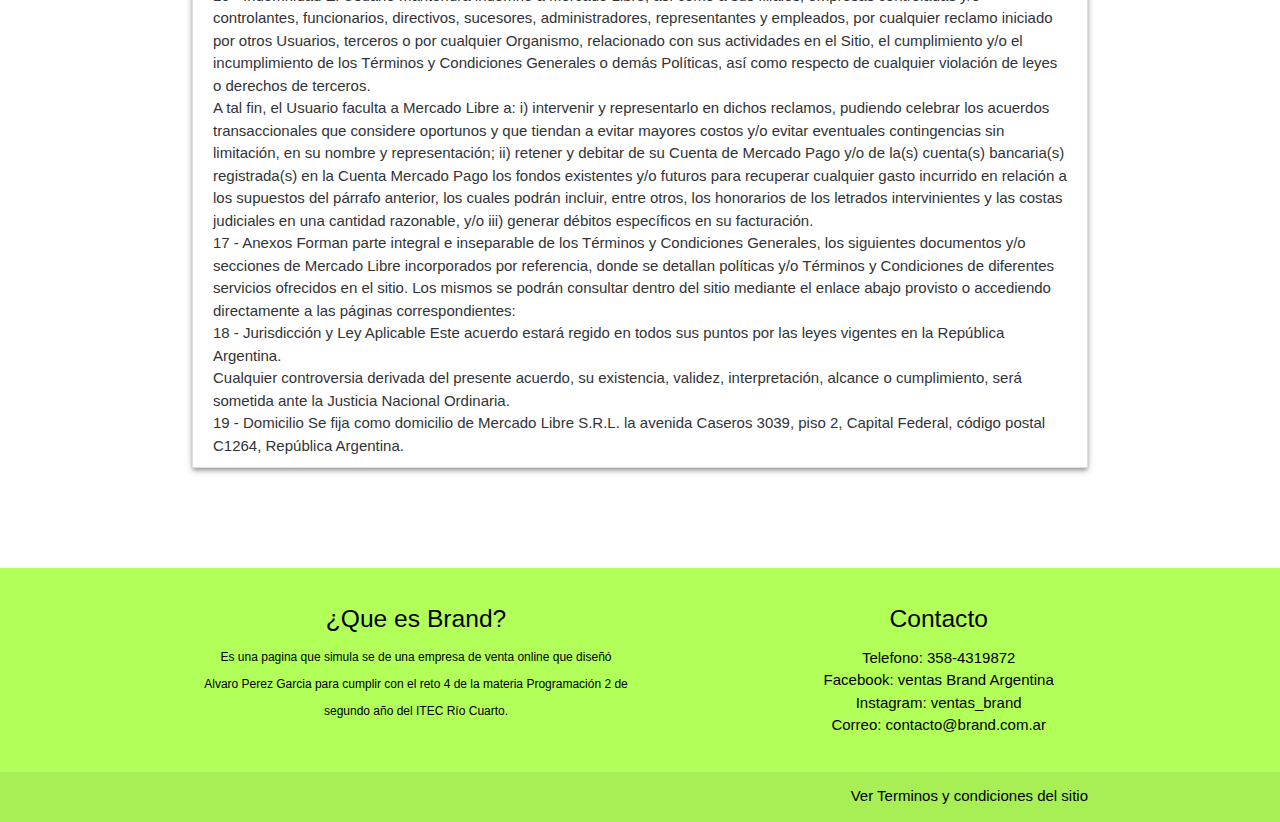
<file: terminos_condiciones.html>
<!DOCTYPE html>
<html lang="en">
  <head>
    <meta charset="utf-8">
    <meta name="viewport" content="width=device-width, initial-scale=1.0"/>
    <meta name="description" content="Este es un sitio de producto genial">
    <link rel="stylesheet" href="css/grid.css">
    <link rel="stylesheet" href="css/animation.css">
    <link rel="stylesheet" href="css/normalize.css">
    <link rel="stylesheet" href="css/estilos.css">
    <link rel="stylesheet" href="css/mobile.css">
    <link rel="stylesheet" href="css/materialize.css">
    <link href="https://fonts.googleapis.com/icon?family=Material+Icons" rel="stylesheet">
    <title>Brand📦</title>

  </head> <!-- Cierra head -->
  <body>
    
    <nav class="fadeInDown light-green accent-2">
        <div class="nav-wrapper">
            <a href="#" data-target="mobile-demo" class="sidenav-trigger"><i class="material-icons">menu</i></a>
            <a href="index.html" class="brand-logo"><img src="images/logo.png" alt=""></a>
            <ul id="nav-mobile" class="right hide-on-med-and-down">
                <li><a class="black-text" href="faqs.html"><h6>Faqs</h6></a></li>
                <li><a class="black-text" href="producto.html"><h6>Producto y descripción</h6></a></li>
            </ul>
        </div>
    </nav>  
    <ul class="sidenav" id="mobile-demo">
        <li><a href="faqs.html">Faqs</a></li>
        <li><a href="producto.html">Producto y descripción</a></li>
      </ul>


    <div class="container fadeIn">
      <h1 class="center">Terminos y condiciones</h1>


        <div>
          <ul class="collection z-depth-2 fadeIn">
            <li class="collection-item"><h5>Versión vigente 24/06/2021</h5> 
              <br>

              Este contrato describe los términos y condiciones generales (los "Términos y Condiciones Generales") aplicables al uso de los servicios ofrecidos por Brand S.R.L., CUIT 30-70308853-4, ("los Servicios") dentro de los sitios www.brand.com.ar y www.brandargentina.com.ar ("Brand" o el "sitio"). Cualquier persona (en adelante "Usuario" o en plural "Usuarios") que desee acceder y/o usar el sitio o los Servicios podrá hacerlo sujetándose a los Términos y Condiciones Generales respectivos, junto con todas las demás políticas y principios que rigen Mercado Libre y que son incorporados al presente por referencia.
              <br>
              CUALQUIER PERSONA QUE NO ACEPTE ESTOS TÉRMINOS Y CONDICIONES GENERALES, LOS CUALES TIENEN UN CARÁCTER OBLIGATORIO Y VINCULANTE, DEBERÁ ABSTENERSE DE UTILIZAR EL SITIO Y/O LOS SERVICIOS.
              <br>
              El Usuario debe leer, entender y aceptar todas las condiciones establecidas en los Términos y Condiciones Generales y en las Políticas de Privacidad así como en los demás documentos incorporados a los mismos por referencia, previo a su registración como Usuario de Mercado Libre, optando de forma expresa por recibir los mismos y toda otra información por medios digitales.
              <br>
              01 - Capacidad
              Los Servicios sólo están disponibles para personas que tengan capacidad legal para contratar. No podrán utilizar los servicios las personas que no tengan esa capacidad, los menores de edad o Usuarios de Brand que hayan sido suspendidos temporalmente o inhabilitados definitivamente. Si estás registrando un Usuario como Empresa, debes tener capacidad para contratar a nombre de tal entidad y de obligar a la misma en los términos de este Acuerdo.
              <br>
              02 - Registración
              Es obligatorio completar el formulario de registración en todos sus campos con datos válidos para poder utilizar los servicios que brinda Mercado Libre. El futuro Usuario deberá completarlo con su información personal de manera exacta, precisa y verdadera ("Datos Personales") y asume el compromiso de actualizar los Datos Personales conforme resulte necesario. El Usuario presta expresa conformidad con que Mercado Libre utilice diversos medios para identificar sus datos personales, asumiendo el Usuario la obligación de revisarlos y mantenerlos actualizados. Mercado Libre NO se responsabiliza por la certeza de los Datos Personales de los Usuarios. Los Usuarios garantizan y responden, en cualquier caso, de la veracidad, exactitud, vigencia y autenticidad de sus Datos Personales.
              <br>
              A su exclusiva discreción, Brand podrá requerir una registración adicional a los Usuarios que operen como concesionarias o inmobiliarias, como requisito para que dichos Usuarios accedan a paquetes especiales de publicaciones. En estos casos, una vez efectuada la registración adicional, las ofertas de venta de automóviles o inmuebles que realicen las concesionarias o inmobiliarias, respectivamente, sólo se publicarán en Mercado Libre a través de alguno de dichos paquetes o bajo las modalidades que Mercado Libre habilite para este tipo de Usuarios. Mercado Libre se reserva el derecho de solicitar algún comprobante y/o dato adicional a efectos de corroborar los Datos Personales, así como de suspender temporal o definitivamente a aquellos Usuarios cuyos datos no hayan podido ser confirmados. En estos casos de inhabilitación, se dará de baja todos los artículos publicados, así como las ofertas realizadas, sin que ello genere algún derecho a resarcimiento.
              <br>
              El Usuario accederá a su cuenta personal ("Cuenta") mediante el ingreso de su Apodo y clave de seguridad personal elegida ("Clave de Seguridad"). El Usuario se obliga a mantener la confidencialidad de su Clave de Seguridad.
              <br>
              La Cuenta es personal, única e intransferible, y está prohibido que un mismo Usuario registre o posea más de una Cuenta. En caso que Mercado Libre detecte distintas Cuentas que contengan datos coincidentes o relacionados, podrá cancelar, suspender o inhabilitarlas.
              <br>
              El Usuario será responsable por todas las operaciones efectuadas en su Cuenta, pues el acceso a la misma está restringido al ingreso y uso de su Clave de Seguridad, de conocimiento exclusivo del Usuario. El Usuario se compromete a notificar a Mercado Libre en forma inmediata y por medio idóneo y fehaciente, cualquier uso no autorizado de su Cuenta, así como el ingreso por terceros no autorizados a la misma. Se aclara que está prohibida la venta, cesión o transferencia de la Cuenta (incluyendo la reputación) bajo ningún título.
              <br>
              Mercado Libre se reserva el derecho de rechazar cualquier solicitud de registración o de cancelar una registración previamente aceptada, sin que esté obligado a comunicar o exponer las razones de su decisión y sin que ello genere algún derecho a indemnización o resarcimiento.
              <br>
              Ver políticas de inhabilitación o suspensión de usuario
              <br>
              03 - Modificaciones del Acuerdo
              Mercado Libre podrá modificar los Términos y Condiciones Generales en cualquier momento haciendo públicos en el Sitio los términos modificados. Todos los términos modificados entrarán en vigor a los 10 (diez) días de su publicación. Dichas modificaciones serán comunicadas por Mercado Libre a los usuarios que en la Configuración de su Cuenta de Mercado Libre hayan indicado que desean recibir notificaciones de los cambios en estos Términos y Condiciones. Todo usuario que no esté de acuerdo con las modificaciones efectuadas por Mercado Libre podrá solicitar la baja de la cuenta.
              <br>
              El uso del sitio y/o sus servicios implica la aceptación de estos Términos y Condiciones generales de uso de Mercado Libre.
              <br>
              04 - Listado de Bienes
              4.1 Utilización de Mercado Pago
              Al publicar un anuncio en el Sitio, el usuario vendedor consiente expresamente la utilización de Mercado Pago como una de las formas disponibles para el pago del bien o servicio ofrecido y se obliga a no modificar en nada el precio de venta del bien o servicio si el comprador decidiera utilizar Mercado Pago. Asimismo, el usuario declara que ha leído, comprendido y aceptado los Términos y Condiciones de utilización de dicho servicio.
              <br>
              4.2 Publicación de bienes y/o servicios
              El Usuario deberá ofrecer a la venta los bienes y promover los servicios en las categorías y subcategorías apropiadas. Las publicaciones podrán incluir textos descriptivos, gráficos, fotografías y otros contenidos y condiciones pertinentes para la venta del bien o la promoción del servicio, siempre que no violen ninguna disposición de este acuerdo o demás políticas de Mercado Libre. El bien o servicio ofrecido por el Usuario vendedor debe ser exactamente descrito en cuanto a sus condiciones y características relevantes. Se entiende y presume que mediante la inclusión del bien o servicio en Mercado Libre, el Usuario acepta que tiene la intención y el derecho de vender el bien u ofrecer el servicio referido, o está facultado para ello por su titular. Asimismo, el Usuario acepta que tiene disponible el bien publicado para su entrega inmediata o para el plazo especificado en la publicación, así como el servicio para su prestación en el plazo acordado. Se establece que los precios de los bienes o servicios publicados deberán ser expresados con IVA incluido cuando corresponda la aplicación del mismo, y en moneda de curso legal. Mercado Libre podrá remover cualquier publicación cuyo precio no sea expresado de esta forma para evitar confusiones o malos entendidos en cuanto al precio final del bien o servicio. Se deja expresamente establecido que ninguna descripción podrá contener datos personales o de contacto, tales como, y sin limitarse a, números telefónicos, dirección de e-mail, dirección postal, direcciones de páginas de Internet que contengan datos como los mencionados anteriormente. Para determinados productos, Mercado Libre podrá requerir al vendedor que también realice su publicación a través de Publicaciones de Catálogo.
              <br>
              En las categorías Autos, Motos y Otros, Inmuebles y Servicios, los datos personales o de contacto deberán agregarse en la sección específicamente prevista para incluir la información sobre el vendedor o anunciante. No podrán publicitarse otros medios de pagos, distintos de los enunciados por Mercado Libre en la página de publicación de artículos, ni tampoco se podrá sugerir o insinuar a los compradores que no utilicen Mercado Pago y/o alterar las condiciones de compra si el Usuario comprador decidiera utilizar MercadoPago. 
              <br>
              4.3 Licencia sobre imágenes, fotografías, marcas e Información de Producto
              El usuario autoriza a Mercado Libre y sus compañías asociadas a utilizar, publicar, reproducir y/o adaptar las imágenes y fotografías incluidas en sus publicaciones, su nombre comercial, marcas, frases publicitarias, logos, diseños, dibujos, imágenes y todo otro signo distintivo que identifique al Usuario y sus productos o servicios (la "Marca") e información de sus productos o servicios  ("Información de Producto"). Será obligación del Usuario incluir en las publicaciones  las imágenes, fotografías y Marca, así como la Información de Producto, de manera actualizada, incluyendo aquellas advertencias que sean requeridas por la legislación aplicable para la venta o publicidad de los productos y servicios . Conforme a lo anterior, Mercado Libre podrá obtener las imágenes, fotografías, Marca e Información de Producto directamente del Usuario, terceros autorizados por éste, o a través del sitio web del Usuario.
              <br>
              En particular, el Usuario otorga a Mercado Libre y a sus sociedades relacionadas una autorización gratuita, irrevocable, no exclusiva, internacional y sin límite temporal para usar, publicar, reproducir y/o adaptar las imágenes, fotografías, la Marca y la Información de Producto con el fin de ser usadas en todos los sitios y aplicaciones de Mercado Libre, redes sociales y/o en cualquier medio masivo y no masivo de comunicación, incluyendo sin limitación, plataformas y cualquier otro medio digital o físico que Mercado Libre considere oportuno o con aquellas otras plataformas o sitios de Internet con los cuales Mercado Libre haya realizado una alianza, para identificar ofertas, clasificar productos, crear catálogos, realizar acciones publicitarias y de marketing vinculadas a los servicios de Mercado Libre, incluyendo la posibilidad de asociación con  marcas y/o nombres comerciales de terceros, así como sublicenciar su uso a terceros, incluyendo, de manera enunciativa, más no limitativa,  facultades de uso, publicación, reproducción y adaptación de las imágenes, fotografías, Marca e Información de Producto en el marco de las Publicaciones de Catálogo.
              <br>
              El Usuario declara y garantiza que es titular o licenciatario de los derechos necesarios sobre las imágenes, fotografías contenidas en sus publicaciones, sobre las Marcas, así como sobre la Información de Producto, y que cuenta con los derechos y facultades necesarias para conceder la autorización detallada en esta cláusula, siendo responsable exclusivo por cualquier infracción a derechos de terceros o por las inconsistencias o inexactitud en la Información de Producto.
              <br>
              Mercado Libre podrá eliminar la publicación de las imágenes y fotografías, e incluso del bien o servicio, si interpretara, a su exclusivo criterio, que la imagen no cumple con los presentes Términos y Condiciones. Las imágenes y fotografías de bienes o servicios publicados bajo la modalidad Premium deberán cumplir con algunos requisitos adicionales como condición para ser expuestas en la Página Principal del Sitio Web. Conocé los requisitos.
              <br>
              4.4 Artículos Prohibidos
              Sólo podrán ser ingresados en las listas de bienes y servicios ofrecidos, aquellos cuya venta no se encuentre tácita o expresamente prohibida en los Términos y Condiciones Generales y demás políticas de Mercado Libre o por la ley vigente. Para obtener mayor información sobre bienes o servicios prohibidos, se pueden consultar nuestras Políticas de Artículos Prohibidos de Mercado Libre.
              <br>
              4.5 Brand Protection Program
              Mercado Libre ha desarrollado un Programa (en adelante, "BPP") destinado a brindar a los titulares de Propiedad Intelectual una herramienta para denunciar contenido en supuesta infracción a sus derechos. Los participantes del BPP, sean los titulares de derechos o sus apoderados, podrán identificar y solicitar la remoción de aquellas publicaciones que infrinjan sus derechos. En caso que Mercado Libre reciba una denuncia a través del BPP o un reclamo de un tercero o sospeche que se está cometiendo o se ha cometido una infracción a derechos de Propiedad Intelectual, Mercado Libre se reserva el derecho de adoptar todas las medidas que entienda adecuadas, lo que puede incluir la aplicación de sanciones sobre la cuenta y publicaciones del usuario, como también brindar datos personales del usuario, tal como se describe en las Políticas de Privacidad. 
              <br>
              Los Usuarios entienden y aceptan que la responsabilidad por las denuncias, suspensión y eliminación de publicaciones realizadas a través de BPP es únicamente de los miembros del Programa.
              <br>
              Al solicitar la adhesión al BPP estarás aceptando los Términos y Condiciones del programa, y la información brindada tendrá carácter de declaración jurada.
              <br>
              05 - Privacidad de la Información
              Para utilizar los Servicios ofrecidos por Mercado Libre, los Usuarios deberán facilitar determinados datos de carácter personal. Su información personal se procesa y almacena en servidores o medios magnéticos que mantienen altos estándares de seguridad y protección tanto física como tecnológica. Para mayor información sobre la privacidad de los Datos Personales y casos en los que será revelada la información personal, se pueden consultar nuestras Políticas de Privacidad.
              <br>
              06 - Obligaciones de los Usuarios
              6.1 Obligaciones del comprador
              Durante el plazo fijado por el Usuario vendedor, los Usuarios interesados realizarán ofertas de compra para los bienes y servicios que permitan la contratación en el Sitio y podrán contactar a los oferentes de las categorías Autos, Motos y Otros, Inmuebles y Servicios. La oferta de venta se cierra una vez que vence el plazo de la publicación o se acaban las cantidades estipuladas por el Vendedor y la promoción del servicio culmina con el vencimiento del plazo de la publicación.
              <br>
              El Comprador está obligado a intentar comunicarse con el vendedor y completar la operación si ha realizado una oferta por un artículo salvo que la operación esté prohibida por la ley o los Términos y Condiciones Generales y demás políticas de Mercado Libre, en cuyo caso no estará obligado a concretar la operación.
              <br>
              Al ofertar por un bien o contratar un servicio, el Usuario acepta quedar obligado por las condiciones de venta incluidas en la publicación, en la medida en que las mismas no infrinjan las leyes o los Términos y Condiciones Generales y demás políticas de Mercado Libre. La oferta de compra de un bien o contratación de un servicio es irrevocable salvo en circunstancias excepcionales, tales como que el vendedor cambie sustancialmente la descripción del bien o servicio después de realizada alguna oferta, que exista un claro error tipográfico, o que no pueda verificar la identidad del vendedor.
              <br>
              Las ofertas de compra sólo serán consideradas válidas una vez que hayan sido procesadas por el sistema informático de Mercado Libre.
              <br>
              Ante cualquier inconveniente, el usuario comprador podrá iniciar un reclamo en el Sitio contra su vendedor, dentro de los 60 días de realizada la compra.
              <br>
              Impuestos. Tal como lo establece la normativa fiscal vigente, el comprador debe exigir factura o ticket al vendedor como comprobante de la operación. El vendedor no estará obligado a emitir factura o ticket sólo en el caso de tratarse de una persona física que efectúa ventas ocasionalmente.
              <br>
              6.2. Obligaciones del vendedor
              El usuario vendedor debe tener capacidad legal para vender el bien o servicio objeto de su oferta. Asimismo, debe cumplir con todas las obligaciones regulatorias pertinentes y contar con los registros, habilitaciones, permisos y/o autorizaciones exigidos por la normativa aplicable para la venta de los bienes y servicios ofrecidos. Si el usuario vendedor ha recibido una oferta queda obligado a intentar comunicarse con el comprador y completar la operación. La cancelación de una venta por parte del Usuario vendedor impactará en su reputación. Aquel Usuario vendedor que tenga un porcentaje de ventas canceladas igual o superior a 2,5%, podrá ser advertido, suspendido y/o inhabilitado por Mercado Libre para continuar operando en el sitio.
              <br>
              Mercado Libre tendrá el derecho de requerir, conforme los criterios que considere pertinentes, que ciertos usuarios vendedores solamente anuncien sus bienes o servicios en el Sitio Web mediante la utilización de los Servicios de Gestión de Pagos online de Mercado Pago y/o otras herramientas ofrecidas por Mercado Libre para el cobro del bien vendido y de las tarifas por la utilización de los servicios, importando eventualmente en el pago de tarifas aplicables por la utilización de los mismos.
              <br>
              Dado que Mercado Libre es un punto de encuentro entre comprador y vendedor y no participa de las operaciones que se realizan entre ellos, el vendedor será responsable por todas las obligaciones y cargas impositivas que correspondan por la venta de sus bienes y/o servicios, sin que pudiera imputársele a Mercado Libre algún tipo de responsabilidad por incumplimientos en tal sentido.
              <br>
              En virtud de lo dispuesto por la Secretaría de Comercio del Interior mediante Resolución 244/2020, los usuarios vendedores están obligados a informar a los usuarios compradores que los plazos previstos en las garantías contractuales y legales quedan suspendidos por todo el periodo en que no puedan ejercer sus derechos en virtud del Aislamiento Social, Preventivo y Obligatorio dictado por el Decreto 297/2020 y sus modificatorios.
              <br>
              Impuestos. Como se menciona anteriormente, Mercado Libre sólo pone a disposición de los usuarios un espacio virtual que les permite comunicarse mediante Internet para encontrar una forma de vender o comprar artículos y/o servicios. Mercado Libre no tiene participación alguna en el proceso de negociación y perfeccionamiento del contrato definitivo entre las partes. Por eso, Mercado Libre no es responsable por el efectivo cumplimiento de las obligaciones fiscales o impositivas establecidas por la ley vigente.
              <br>
              El vendedor acepta que su comprador puede revocar la compra dentro de un plazo de 10 días desde que recibe el producto. Asimismo, el vendedor acepta que los compradores podrán pedir la devolución del producto en los términos de los programas de Compra Protegida, Mercado Puntos y demás Anexos, hasta 30 días después de la recepción del producto. En cualquiera de los mencionados casos, el vendedor deberá aceptar la devolución del producto vendido y deberá hacerse cargo de los gastos que esto conlleve, incluyendo los costos de envío que fueren necesarios. En la categoría de Servicios, el vendedor acepta que el precio será reintegrado a su comprador cuando el servicio contratado no sea efectivamente prestado o sea cancelado hasta la fecha en que debió prestarse. Mercado Libre podrá debitar estos costos de la cuenta de Mercado Pago del vendedor.
              <br>
              Mercado Libre podrá disponibilizar etiquetas de envíos para que el comprador realice la devolución y debitar el costo de las misma de la cuenta de Mercado Pago del vendedor.
              <br>
              07 - Prohibiciones
              Los usuarios no podrán: (a) manipular los precios de los artículos; (b) mantener cualquier tipo de comunicación por otro medio distinto al servicio de mensajería que ofrece Mercado Libre (incluyendo mails, redes sociales, WhatsApp, etc) ya sea durante la oferta del bien o con posterioridad a ella, salvo en la sección de Preguntas y Respuestas y en las categorías Autos, Motos y Otros, Servicios e Inmuebles y Propiedades que así lo permitan; (c) dar a conocer sus datos personales o de otros usuarios a través de la sección de Preguntas y Respuestas y/o por algún otro medio (incluyendo pero sin limitar Twitter, Facebook y/ o cualquier otra red social), salvo en las categorías Autos, Motos y Otros e Inmuebles y Propiedades que así lo permitan; (d) aceptar datos personales proporcionados por otros usuarios a través de la sección de Preguntas y Respuestas y/o algún otro medio (incluyendo pero sin limitar Twitter, Facebook y/o cualquier otra red social); (e) publicar o vender artículos prohibidos por los Términos y Condiciones Generales, demás políticas de Mercado Libre o leyes vigentes; (f) insultar o agredir a otros Usuarios; (g) utilizar su reputación, calificaciones o comentarios recibidos en el sitio de Mercado Libre en cualquier ámbito fuera de Mercado Libre; (h) publicar artículos idénticos en más de una publicación.
              <br>
              Este tipo de actividades será investigado por Mercado Libre y el infractor podrá ser sancionado con la suspensión o cancelación de la oferta e incluso de su inscripción como usuario de Mercado Libre y/o de cualquier otra forma que estime pertinente, sin perjuicio de las acciones legales a que pueda dar lugar por la configuración de delitos o contravenciones o los perjuicios civiles que pueda causar a los usuarios oferentes.
              <br>
              08 - Violaciones del Sistema o Bases de Datos
              No está permitida ninguna acción o uso de dispositivo, software, u otro medio tendiente a interferir tanto en las actividades y operatoria de Mercado Libre como en las ofertas, descripciones, cuentas o bases de datos de Mercado Libre. Cualquier intromisión, tentativa o actividad violatoria o contraria a las leyes sobre derecho de propiedad intelectual y/o a las prohibiciones estipuladas en este contrato harán pasible a su responsable de las acciones legales pertinentes, y a las sanciones previstas por este acuerdo, así como lo hará responsable de indemnizar los daños ocasionados.
              <br>
              09 - Sanciones. Suspensión de operaciones
              Sin perjuicio de otras medidas, Mercado Libre podrá advertir, suspender en forma temporal o definitivamente la Cuenta de un Usuario o una publicación, aplicar una sanción que impacte negativamente en la reputación de un Usuario, iniciar las acciones que estime pertinentes y/o suspender la prestación de sus Servicios si (a) se quebrantara alguna ley, o cualquiera de las estipulaciones de los Términos y Condiciones Generales y demás políticas de Mercado Libre; (b) si incumpliera sus compromisos como Usuario; (c) si se incurriera a criterio de Mercado Libre en conductas o actos dolosos o fraudulentos; (d) no pudiera verificarse la identidad del Usuario o cualquier información proporcionada por el mismo fuere errónea; (e) Mercado Libre entendiera que las publicaciones u otras acciones pueden ser causa de responsabilidad para el Usuario que las publicó, para Mercado Libre o para los demás Usuarios en general. En el caso de la suspensión de un Usuario, sea temporal o definitiva, todos los artículos que tuviera publicados serán removidos del sistema.
              <br>
              10 - Responsabilidad
              Mercado Libre pone a disposición de los Usuarios un espacio virtual que les permite ponerse en comunicación para ofrecer, vender y/o comprar bienes y servicios. 
              <br>
              Son los Usuarios Vendedores quienes utilizan Mercado Libre para publicar sus productos y servicios, y definir las condiciones de su oferta (producto o servicio ofrecido, precio, descripción, fotos, calidad, cantidad, integridad, etc.). 
              <br>
              En todos los casos, al ser los Usuarios Vendedores los propietarios de los productos publicados y quienes los ofrecen para su venta, serán responsables por la existencia, calidad, cantidad, integridad o legitimidad de los productos o servicios que ofrecen, y mantendrán indemnes a Mercado Libre por las eventuales acciones o reclamaciones que pudiesen surgir con motivo de una oferta o transacción.
              <br>
              11 - Alcance de los servicios de Mercado Libre
              Este acuerdo no crea ningún contrato de sociedad, de mandato, de franquicia, o relación laboral entre Mercado Libre y el usuario. El usuario reconoce y acepta que Mercado Libre no es parte en ninguna operación, ni tiene control alguno sobre la calidad, seguridad o legalidad de los bienes y servicios anunciados, la veracidad o exactitud de los anuncios, la capacidad de los Usuarios para vender o comprar artículos. Mercado Libre no puede asegurar que un usuario completará una operación ni podrá verificar la identidad o datos personales ingresados por los usuarios. Mercado Libre no garantiza la veracidad de la publicidad de terceros que aparezca en el sitio y no será responsable por la correspondencia o contratos que el usuario celebre con dichos terceros o con otros usuarios.
              <br>
              De igual forma, el usuario reconoce y acepta que Mercado Libre no es parte, no interviene ni tiene control alguno sobre los servicios de protección extendida que son comercializados y prestados en forma exclusiva por Assurant Services Argentina S.A.
              <br>
              12 - Fallas en el sistema
              Mercado Libre no se responsabiliza por cualquier daño, perjuicio o pérdida al usuario causados por fallas en el sistema, en el servidor o en Internet. Mercado Libre tampoco será responsable por cualquier virus que pudiera infectar el equipo del usuario como consecuencia del acceso, uso o examen de su sitio web o a raíz de cualquier transferencia de datos, archivos, imágenes, textos, o audio contenidos en el mismo. Los usuarios NO podrán imputarle responsabilidad alguna ni exigir pago por lucro cesante, en virtud de perjuicios resultantes de dificultades técnicas o fallas en los sistemas o en Internet. Mercado Libre no garantiza el acceso y uso continuado o ininterrumpido de su sitio. El sistema puede eventualmente no estar disponible debido a dificultades técnicas o fallas de Internet, o por cualquier otra circunstancia ajena a Mercado Libre; en tales casos se procurará restablecerlo con la mayor celeridad posible sin que por ello pueda imputársele algún tipo de responsabilidad. Mercado Libre no será responsable por ningún error u omisión contenidos en su sitio web.
              <br>
              13 - Tarifas. Facturación
              El usuario vendedor solo deberá pagar a Mercado Libre un costo por la venta cuando la operación se concrete, o si no la cancela antes de los 21 días después de recibir la oferta. Para el caso correspondiente a la categoría Autos, Motos y Otros, Servicios e Inmuebles, el usuario solamente deberá pagar a Mercado Libre únicamente un costo por publicar, salvo en aquellos Servicios que permitan la contratación en el Sitio y sujeto a la modalidad de publicación elegida.
              <br>
              Mercado Libre se reserva el derecho de tomar las medidas judiciales y extrajudiciales que estime pertinentes para obtener el pago del monto debido.
              <br>
              Mercado Libre se reserva el derecho de modificar, cambiar, agregar, o eliminar las tarifas vigentes, en cualquier momento, lo cual será notificado a los Usuarios, en la forma establecida en la Cláusula 3. Sin embargo, Mercado Libre podrá modificar temporalmente la Política de Tarifas y las tarifas por sus servicios por razón de promociones, siendo efectivas estas modificaciones cuando se haga pública la promoción o se realice el anuncio.
              <br>
              En caso de haberse facturado cargos que no hubiesen correspondido, el usuario deberá comunicarse con nuestro equipo de Atención al Cliente para resolver dicha cuestión.
              <br>
              Conoce más sobre nuestras Políticas de Facturación.
              <br>
              14 - Sistema de reputación
              Debido a que la verificación de la identidad de los Usuarios en Internet es difícil, Mercado Libre no puede confirmar ni confirma la identidad pretendida de cada Usuario. Por ello el Usuario Vendedor cuenta con un sistema de reputación de Usuarios que es actualizado periódicamente en base a datos vinculados con su actividad en el sitio. Este sistema de reputación, además constará de un espacio donde los Usuarios compradores podrán hacer comentarios sobre la experiencia de compra. Dichos comentarios serán incluidos bajo exclusiva responsabilidad de los Usuarios que los emitan.
              <br>
              Mercado Libre no tiene obligación de verificar la veracidad o exactitud de los mismos y NO se responsabiliza por los dichos allí vertidos por cualquier Usuario, por las ofertas de compras o ventas que los Usuarios realicen teniéndolos en cuenta o por la confianza depositada en las opiniones de los compradores o por cualquier otro comentario expresado dentro del sitio o a través de cualquier otro medio incluido el correo electrónico. Mercado Libre se reserva el derecho de editar y/o eliminar aquellos comentarios que sean considerados inadecuados u ofensivos. Mercado Libre mantiene el derecho de excluir a aquellos Usuarios que sean objeto de comentarios negativos provenientes de fuentes distintas. 
              <br>
              15 - Propiedad intelectual - Licencia - Enlaces
              Mercado Libre y/o sus sociedades controlantes, controladas, filiales o subsidiarias se reservan todos los derechos, incluyendo los derechos de propiedad intelectual e industrial, asociados con los servicios de Mercado Libre, sus sitios web, los contenidos de sus pantallas, programas, bases de datos, redes, códigos, desarrollo, software, arquitectura, hardware, contenidos, información, tecnología, fases de integración, funcionalidades, dominios, archivos que permiten al Usuario acceder y crear su Cuenta, herramientas de venta, marcas, patentes, derechos de autor, diseños y modelos industriales, nombres comerciales, entre otros, y declara que están protegidos por leyes nacionales e internacionales vigentes.
              <br>
              En ningún caso se entenderá que el Usuario tendrá algún tipo de derecho sobre los mismos excepto para utilizar el servicio de Mercado Libre conforme a lo previsto en estos Términos y Condiciones Generales. El uso indebido o contrario a la normativa vigente de los derechos de propiedad intelectual e industrial de Mercado Libre, así como su reproducción total o parcial, queda prohibido, salvo autorización expresa y por escrito de Mercado Libre.
              <br>
              Los Usuarios tampoco podrán comunicar que los productos o servicios que ofrecen son patrocinados, promovidos, producidos, ofrecidos y/o vendidos por Mercado Libre y deberán abstenerse de realizar cualquier acto que pudiera causar un daño, pérdida de reputación, o disminución del valor de los derechos de propiedad intelectual e industrial de Mercado Libre.
              <br>
              El sitio puede contener enlaces a sitios web de terceros. En virtud que Mercado Libre no tiene control sobre tales sitios, no será responsable por los contenidos, materiales, acciones y/o servicios prestados por los mismos, ni por daños o pérdidas ocasionadas por la utilización de éstos, causados directa o indirectamente. La presencia de enlaces a otros sitios web no implica una sociedad, relación, aprobación, respaldo de Mercado Libre con dichos sitios y sus contenidos.
              
               
              <br>
              16 - Indemnidad
              El Usuario mantendrá indemne a Mercado Libre, así como a sus filiales, empresas controladas y/o controlantes, funcionarios, directivos, sucesores, administradores, representantes y empleados, por cualquier reclamo iniciado por otros Usuarios, terceros o por cualquier Organismo, relacionado con sus actividades en el Sitio, el cumplimiento y/o el incumplimiento de los Términos y Condiciones Generales o demás Políticas, así como respecto de cualquier violación de leyes o derechos de terceros.
              <br>
              A tal fin, el Usuario faculta a Mercado Libre a: i) intervenir y representarlo en dichos reclamos, pudiendo celebrar los acuerdos transaccionales que considere oportunos y que tiendan a evitar mayores costos y/o evitar eventuales contingencias sin limitación, en su nombre y representación; ii) retener y debitar de su Cuenta de Mercado Pago y/o de la(s) cuenta(s) bancaria(s) registrada(s) en la Cuenta Mercado Pago los fondos existentes y/o futuros para recuperar cualquier gasto incurrido en relación a los supuestos del párrafo anterior, los cuales podrán incluir, entre otros, los honorarios de los letrados intervinientes y las costas judiciales en una cantidad razonable, y/o iii) generar débitos específicos en su facturación.
              <br>
              17 - Anexos
              Forman parte integral e inseparable de los Términos y Condiciones Generales, los siguientes documentos y/o secciones de Mercado Libre incorporados por referencia, donde se detallan políticas y/o Términos y Condiciones de diferentes servicios ofrecidos en el sitio. Los mismos se podrán consultar dentro del sitio mediante el enlace abajo provisto o accediendo directamente a las páginas correspondientes:
              
              <br>
              
              18 - Jurisdicción y Ley Aplicable
              Este acuerdo estará regido en todos sus puntos por las leyes vigentes en la República Argentina.
              <br>
              Cualquier controversia derivada del presente acuerdo, su existencia, validez, interpretación, alcance o cumplimiento, será sometida ante la Justicia Nacional Ordinaria.
              <br>
              19 - Domicilio
              Se fija como domicilio de Mercado Libre S.R.L. la avenida Caseros 3039, piso 2, Capital Federal, código postal C1264, República Argentina.
          </li>
          </ul>


    </div>
  </div>



  </body>

      <!-- Fin de menciones -->
    <!-- Inicio de footer -->
    <footer class="page-footer light-green accent-2 margint100">
      <div class="container">
        <div class="row">
          <div class="col l6 s12">
            <h5 class="black-text center-align">¿Que es Brand?
            <p class="black-text center-align">Es una pagina que simula se de una empresa de venta online que diseñó Alvaro Perez Garcia para cumplir con el reto 4 de la materia Programación 2 de segundo año del ITEC Río Cuarto.</p>
          </div>
          <div class="col l4 offset-l2 s12">
            <h5 class="black-text center-align">Contacto</h5>
            <ul>
              <li><div class="black-text center-align" href="#!">Telefono: 358-4319872</div></li>
              <li><div class="black-text center-align" href="#!">Facebook: ventas Brand Argentina</div></li>
              <li><div class="black-text center-align" href="#!">Instagram: ventas_brand</div></li>
              <li><div class="black-text center-align" href="#!">Correo: contacto@brand.com.ar</div></li>
            </ul>
          </div>
        </div>
      </div>
      <div class="footer-copyright">
        <div class="container">
        <a class="black-text right" href="terminos_condiciones.html">Ver Terminos y condiciones del sitio</div>
        </div>
      </div>
    </footer>
  <!-- Fin de Footer -->


    <script src="https://cdnjs.cloudflare.com/ajax/libs/materialize/1.0.0/js/materialize.min.js"></script>
    <script>
        document.addEventListener('DOMContentLoaded', function() {
          M.AutoInit();
        });
    </script>

  </html> <!-- Cierra html -->
</file>
<file: css/grid.css>
.container{
  max-width: 900px;
  margin:auto;
}

.row{
  display: flex;
}

.col-1{
  width: 8.3333333333%;
}

.col-2{
  width: 16.6666666666%;
}
.col-3{
  width: 24.999999999%;
}
.col-4{
  width: 33.333333332%;
}
.col-5{
  width: 41.666666665%;
}
.col-6{
  width: 49.999999998%;
}
.col-7{
  width: 58.333333331%;
}
.col-8{
  width: 66.666666664%;
}
.col-9{
  width: 74.999999997%;
}
.col-10{
  width: 83.33333333%;
}
.col-11{
  width: 91.666666663%;
}
.col-12{
  width: 100%;
}

.col-1,.col-2,.col-3,.col-4,.col-5,.col-6,.col-7,.col-8,.col-9,.col-10,.col-11,.col-12{
  padding: 10px;
}

@media (max-width: 900px) {
  .row{
    flex-direction:column;
  }
  .col-1,.col-2,.col-3,.col-4,.col-5,.col-6,.col-7,.col-8,.col-9,.col-10,.col-11,.col-12{
    width: 100%
  }
}
/* container > row > column */
</file>
<file: css/animation.css>
/*
#  ···············_·················__··_·················
#  ··____·_____··(_)___·___··____·_/·/_(_)___··____··_____
#  ·/·__·`/·__·\/·/·__·`__·\/·__·`/·__/·/·__·\/·__·\/·___/
#  /·/_/·/·/·/·/·/·/·/·/·/·/·/_/·/·/_/·/·/_/·/·/·/·(__··)·
#  \__,_/_/·/_/_/_/·/_/·/_/\__,_/\__/_/\____/_/·/_/____/··
#  ·······················································
*/
/* https://daneden.github.io/animate.css/ */

.fadeIn{
  -webkit-animation-duration: 4s;
  animation-duration: 4s;
  animation-fill-mode: both;
  -webkit-animation-fill-mode: both;
  -webkit-animation-name: fadeIn;
  animation-name: fadeIn;
}

@keyframes fadeIn {
  from{
    opacity: 0;
  }
  to{
    opacity: 1;
  }
}

.fadeInDown{
  -webkit-animation-duration: 1s;
  animation-duration: 1s;
  animation-fill-mode: both;
  -webkit-animation-fill-mode: both;
  -webkit-animation-name: fadeInDown;
  animation-name: fadeInDown;
}

@keyframes fadeInDown {
  from{
    opacity: 0;
    -webkit-transform: translate3d(0,-100%,0);
    transform: translate3d(0,-100%,0);
  }
  to{
    opacity: 1;
    -webkit-transform: translate3d(0,0,0);
    transform: translate3d(0,0,0);
  }
}

.fadeInUp{
  -webkit-animation-duration: 1s;
  animation-duration: 1s;
  animation-fill-mode: both;
  -webkit-animation-fill-mode: both;
  -webkit-animation-name: fadeInUp;
  animation-name: fadeInUp;
}

@keyframes fadeInUp {
  from{
    opacity: 0;
    -webkit-transform: translate3d(0,100%,0);
    transform: translate3d(0,100%,0);
  }
  to{
    opacity: 1;
    -webkit-transform: translate3d(0,0,0);
    transform: translate3d(0,0,0);
  }
}
</file>
<file: css/estilos.css>
/*
#  ·················
#  ··_______________
#  ·/·___/·___/·___/
#  /·/__(__··|__··)·
#  \___/____/____/··
#  ·················
*/

/*------ Variables */
:root{
  /*------ Colores */
  --green-color: #7ACC2D;
  --black-color: #313337;
  --white-color: white;
  /*------ Tipografía */
  --normal:12px;
  /*------ Espaciado */
  --space:10px;
  --space-2:20px;
}

/* -------------------------------------------  */
html, body{
  margin:0;
  padding: 0;
  font-family: helvetica;
  color: var(--black-color);
}

p{
  font-size: var(--normal);
}

nav{
  display: flex;
  justify-content: space-between;
  align-items: center;
  width: 100%;
  padding: var(--space);
  min-height: 60px;
  background-color: var(--green-color);
}

nav a{
  text-decoration: none;
  color: var(--black-color);
  font-size: var(--normal);
}

nav a:hover{
  color: var(--white-color);
}

nav ul {
  display: flex;
}

nav ul li{
  padding-right: 20px;
  list-style: none;
}

hr{
  opacity: .2;
}

/* ------------------------------------------- MAIN SECTION */

.main_section{
  text-align: center;
  padding: 15%;
}

/* -------------------------------------------  PRODUCTOS */

.products{
  background-image: url("../images/curve.png");
  padding: 15%;
  background-position: center top;
  background-repeat: no-repeat;
  display: flex;
  height: 95px;
  background-size: cover;

}

.product{
  padding: 20px;
  margin-top: -226px;
}

.image-product{
  text-align: center;
}

.content{
  padding: 20px;
  background: var(--white-color);
  border-radius: 3px;
  box-shadow: 0px 0 2px 1px #e6e5e9;
}

.main_btn{
  padding: var(--space);
  background-color: var(--green-color);
  width: 100%;
  border: 0px;
  border-radius: 2px;
  cursor: pointer;
  color: var(--white-color);
}
.main_btn:hover{
  background-color: #63a426;
}

.marginb100 {
  margin-bottom: 100px

}

.marginb50 {
  margin-bottom: 50px

}

.margint100 {
  margin-top: 100px

}

.marginb50 {
  margin-top: 50px

}
</file>
<file: css/mobile.css>
@media (max-width: 600px) {

  .products{
    flex-direction:column;
    height: auto;
  }
  .product{
    margin-top: auto;
  }
  .main_section{
    padding: 4%;
  }
  .beneficios, .mentions{
    flex-direction:column;
  }


}
</file>
